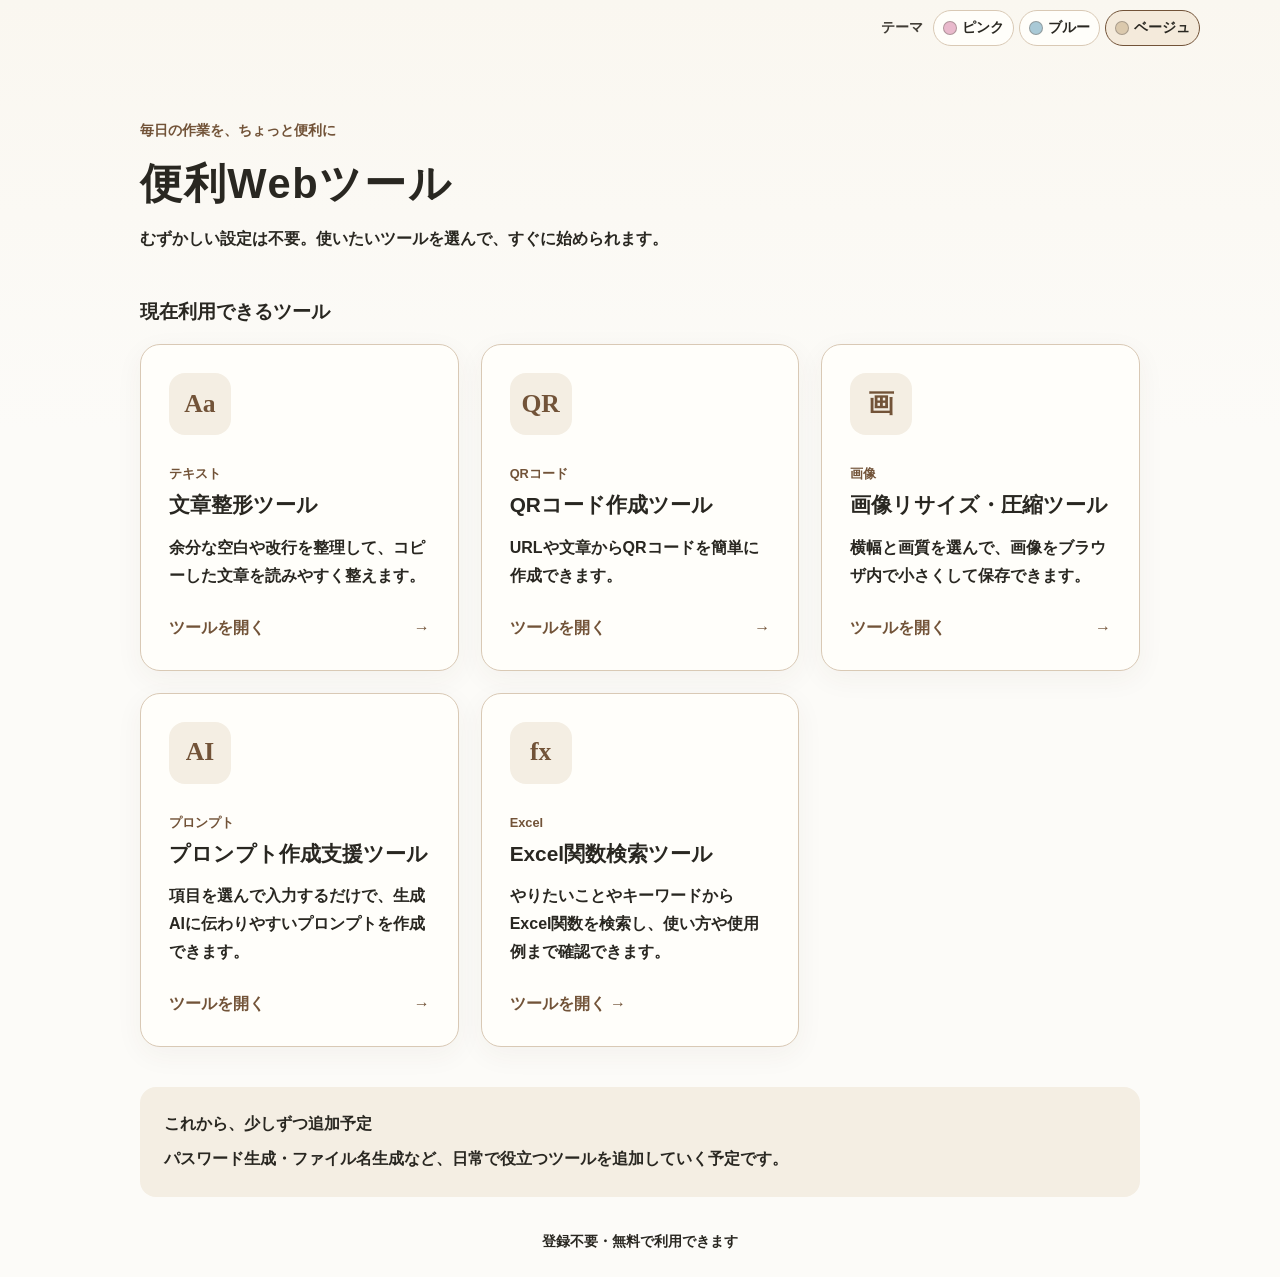
<file: index.html>
<!doctype html>
<html lang="ja">
<head>
  <!-- Google tag (gtag.js) -->
  <script async src="https://www.googletagmanager.com/gtag/js?id=G-4RX7JMCQLZ"></script>
  <script>
    window.dataLayer = window.dataLayer || [];
    function gtag(){dataLayer.push(arguments);}
    gtag('js', new Date());
    gtag('config', 'G-4RX7JMCQLZ');
  </script>
  <meta charset="utf-8">
  <meta name="viewport" content="width=device-width, initial-scale=1">
  <meta name="theme-color" content="#fff5f8">
  <title>便利Webツール</title>
  <meta name="description" content="文章の整形など、日常の作業を少し便利にするシンプルなWebツール集。">
  <link rel="stylesheet" href="text_formatter/style.css?v=67001dac3128"><link rel="stylesheet" href="theme.css?v=1"><script src="theme.js?v=1"></script>
  <script src="source-guard.js" defer></script>
</head>
<body>
  <main class="home-shell">
    <header class="home-header">
      <span class="eyebrow">毎日の作業を、ちょっと便利に</span>
      <h1>便利Webツール</h1>
      <p class="lead">むずかしい設定は不要。使いたいツールを選んで、すぐに始められます。</p>
    </header>
    <section aria-labelledby="available-title">
      <h2 id="available-title">現在利用できるツール</h2>
      <div class="tool-grid">
        <!-- ツールを追加するときは、この a.tool-card を複製してリンクと説明を変更します。 -->
        <a class="tool-card" href="text_formatter/index.html">
          <span class="tool-icon" aria-hidden="true">Aa</span>
          <span class="tag">テキスト</span>
          <h3>文章整形ツール</h3>
          <p>余分な空白や改行を整理して、コピーした文章を読みやすく整えます。</p>
          <span class="card-action">ツールを開く <span aria-hidden="true">→</span></span>
        </a>
        <a class="tool-card" href="qr_generator/index.html">
          <span class="tool-icon" aria-hidden="true">QR</span>
          <span class="tag">QRコード</span>
          <h3>QRコード作成ツール</h3>
          <p>URLや文章からQRコードを簡単に作成できます。</p>
          <span class="card-action">ツールを開く <span aria-hidden="true">→</span></span>
        </a>
        <a class="tool-card" href="image_resizer/">
          <span class="tool-icon" aria-hidden="true">画</span>
          <span class="tag">画像</span>
          <h3>画像リサイズ・圧縮ツール</h3>
          <p>横幅と画質を選んで、画像をブラウザ内で小さくして保存できます。</p>
          <span class="card-action">ツールを開く <span aria-hidden="true">→</span></span>
        </a>
        <a class="tool-card" href="prompt_builder/">
          <span class="tool-icon" aria-hidden="true">AI</span>
          <span class="tag">プロンプト</span>
          <h3>プロンプト作成支援ツール</h3>
          <p>項目を選んで入力するだけで、生成AIに伝わりやすいプロンプトを作成できます。</p>
          <span class="card-action">ツールを開く <span aria-hidden="true">→</span></span>
        </a>
        <a class="tool-card" href="excel_function_search/index.html">
          <span class="tool-icon" aria-hidden="true">fx</span>
          <span class="tag">Excel</span>
          <h3>Excel関数検索ツール</h3>
          <p>やりたいことやキーワードからExcel関数を検索し、使い方や使用例まで確認できます。</p>
          <span class="card-action">ツールを開く →</span>
        </a>
      </div>
    </section>
    <aside class="coming-soon">
      <h2>これから、少しずつ追加予定</h2>
      <p>パスワード生成・ファイル名生成など、日常で役立つツールを追加していく予定です。</p>
    </aside>
    <footer>登録不要・無料で利用できます</footer>
  </main>
</body>
</html>
</file>
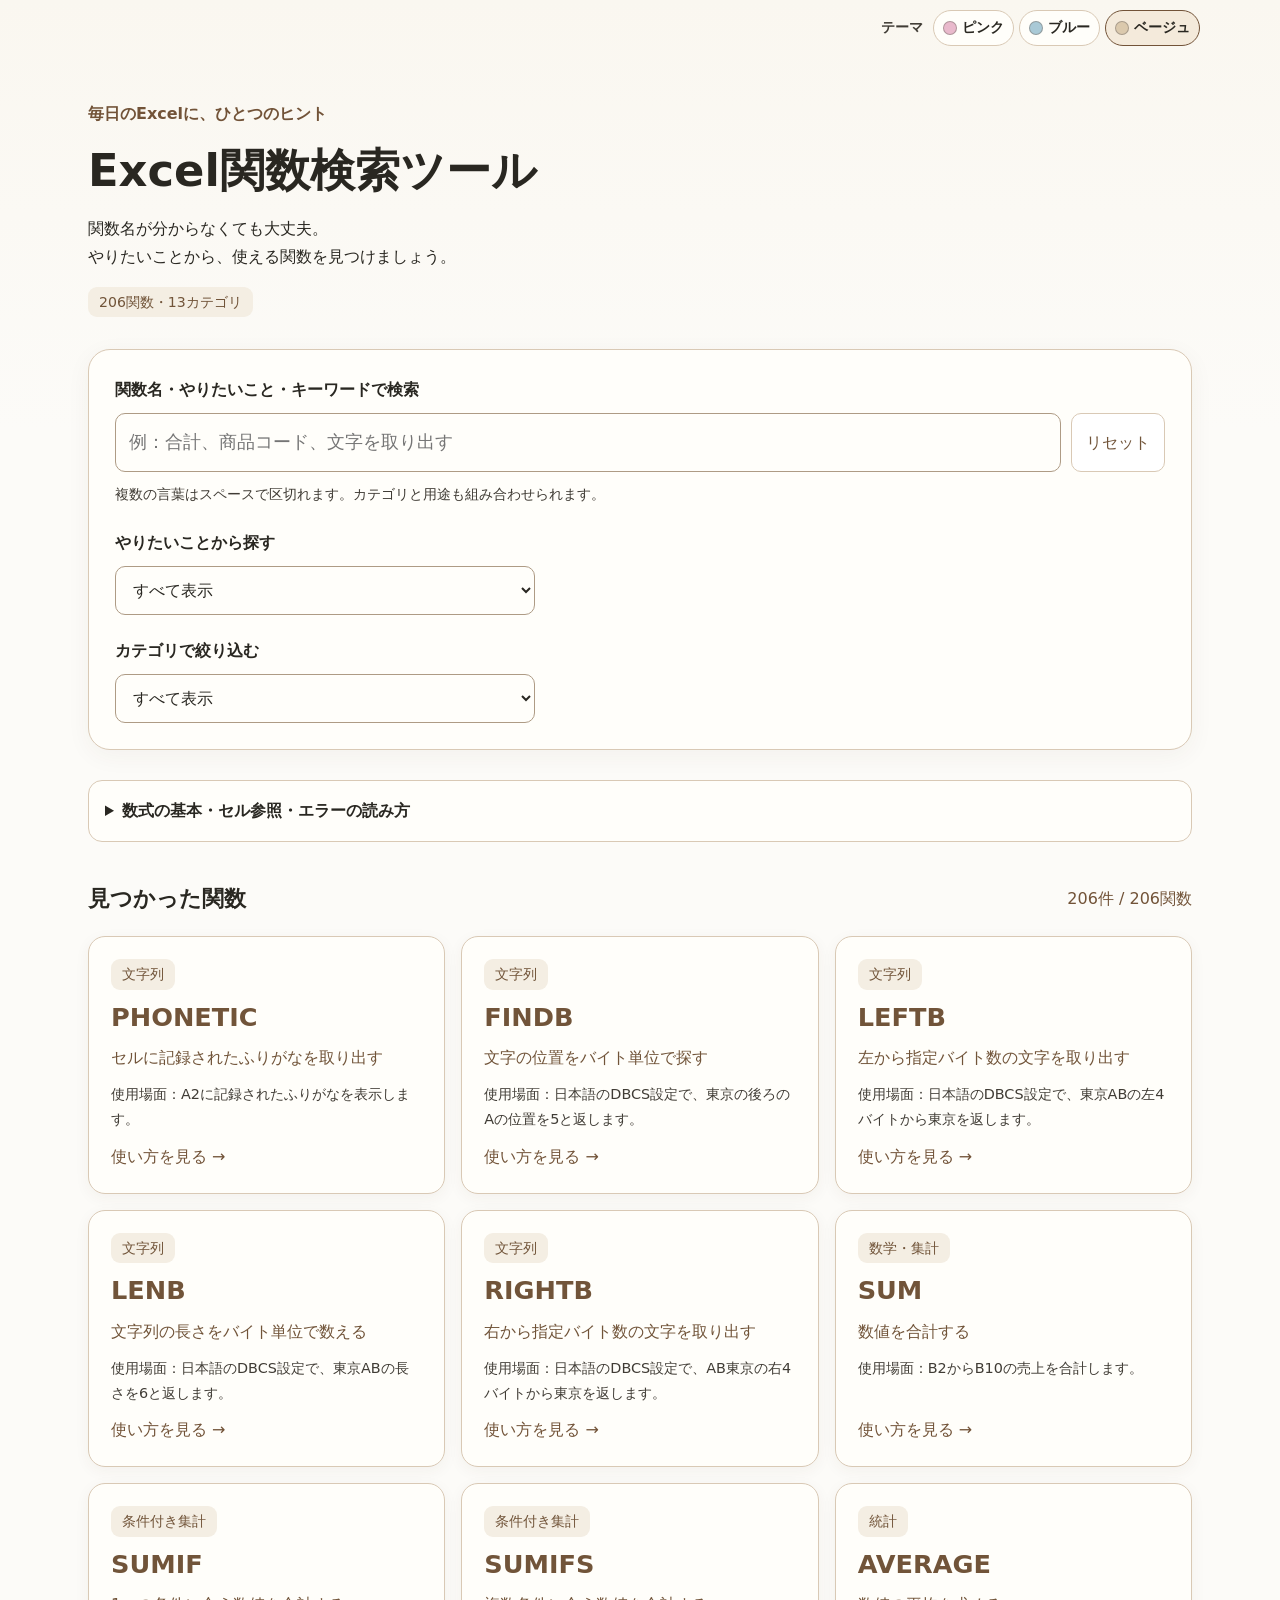
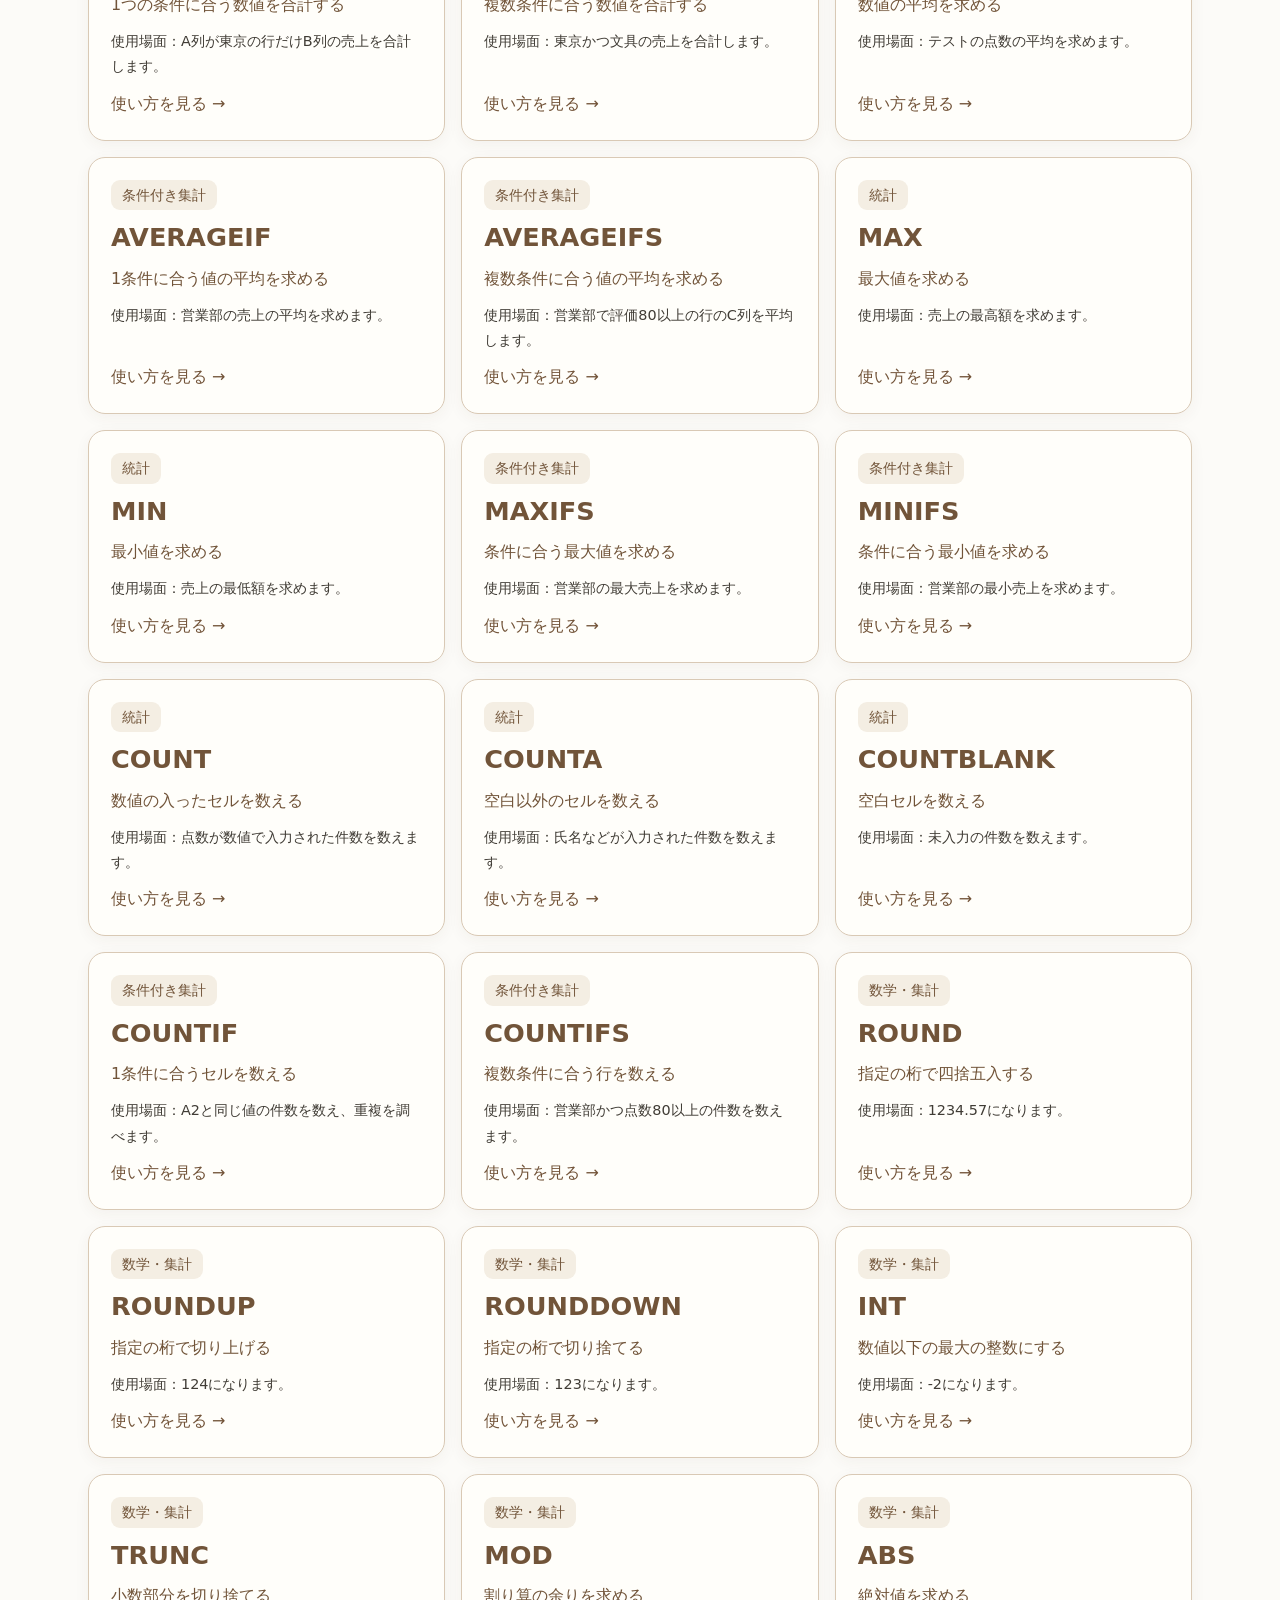
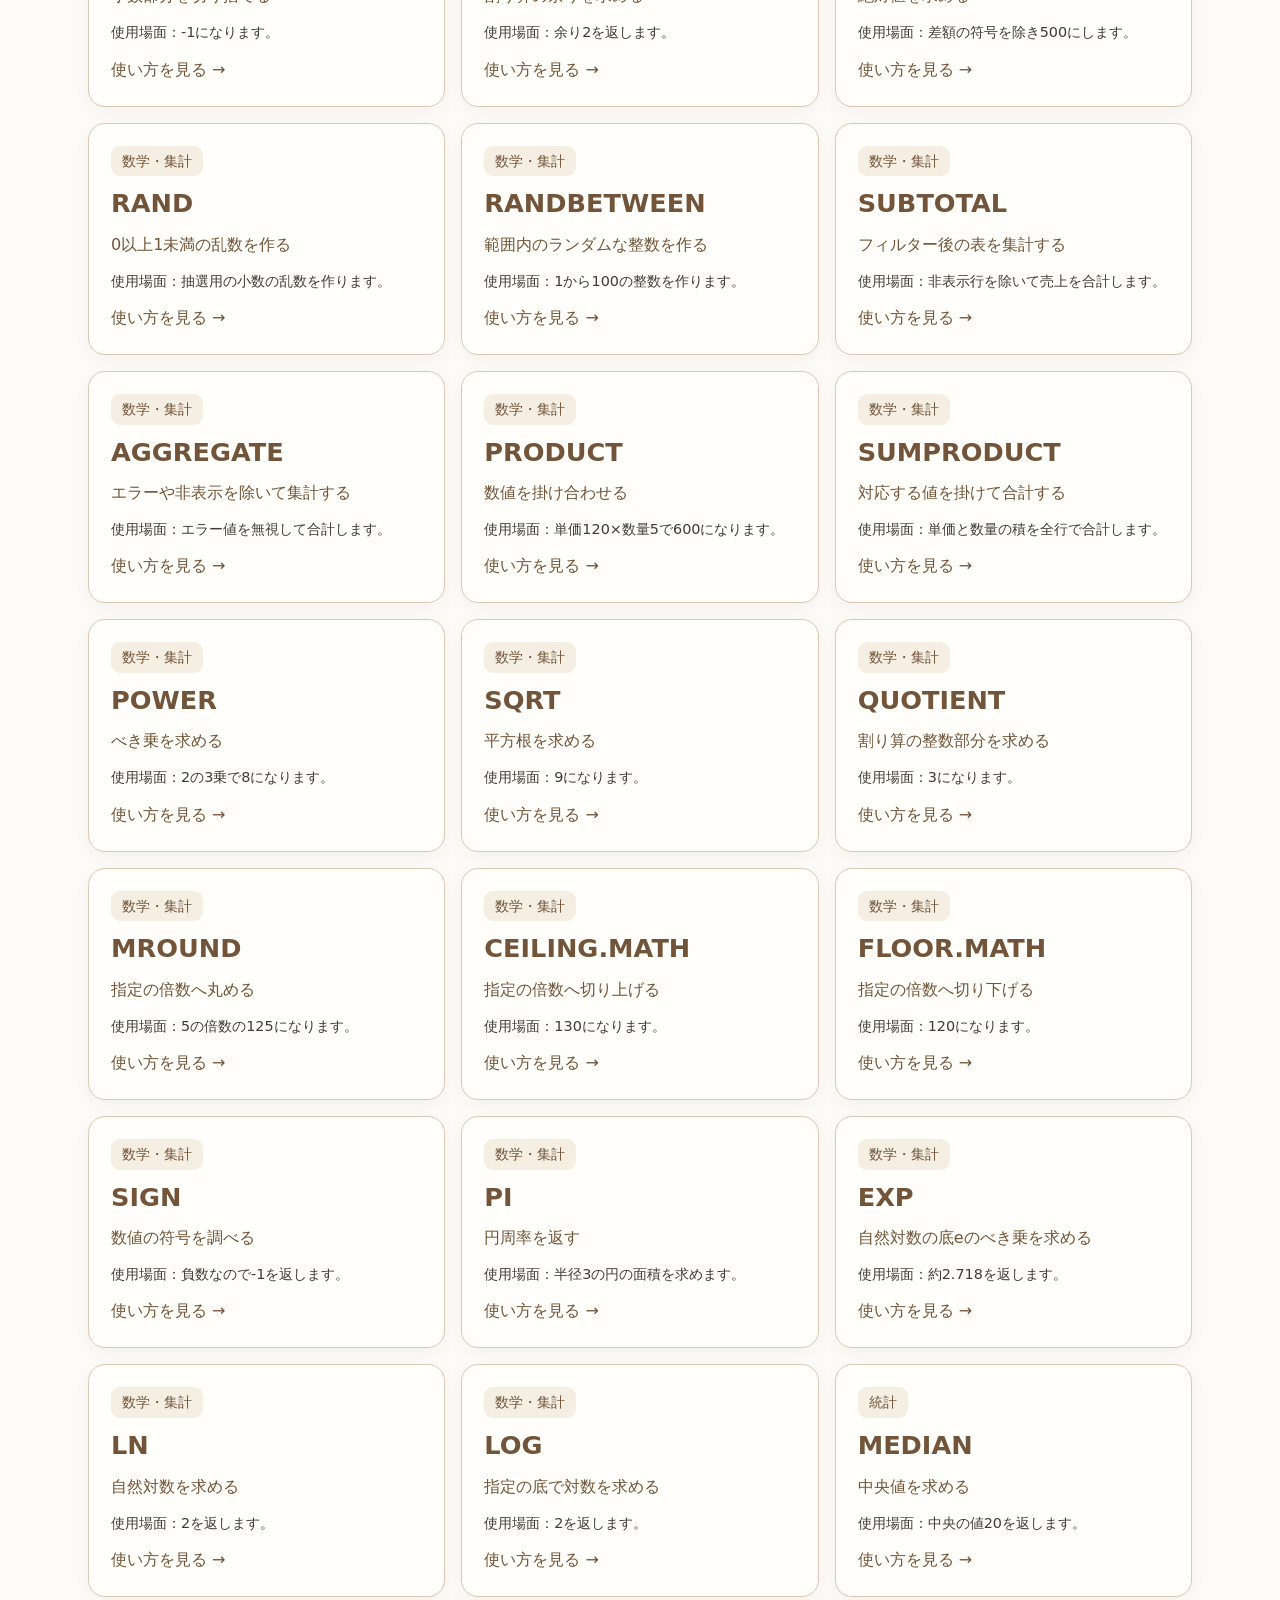
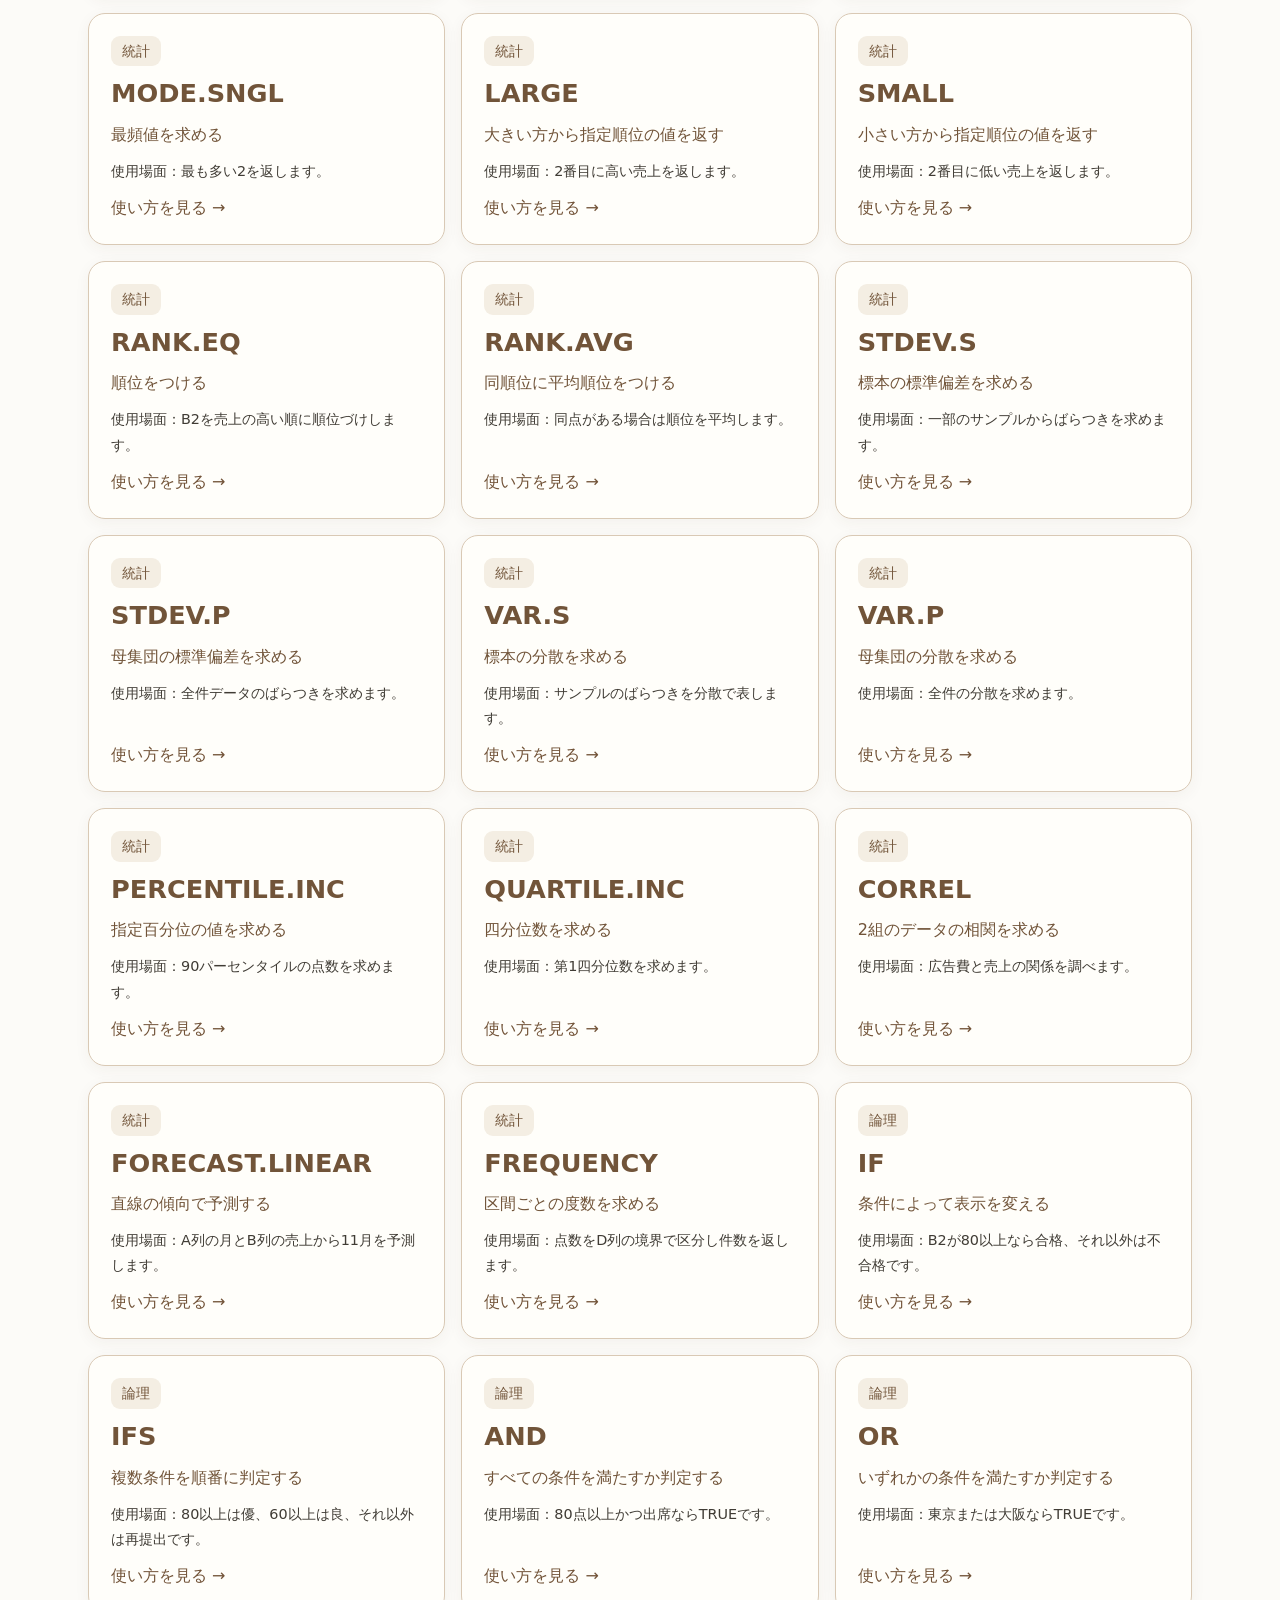
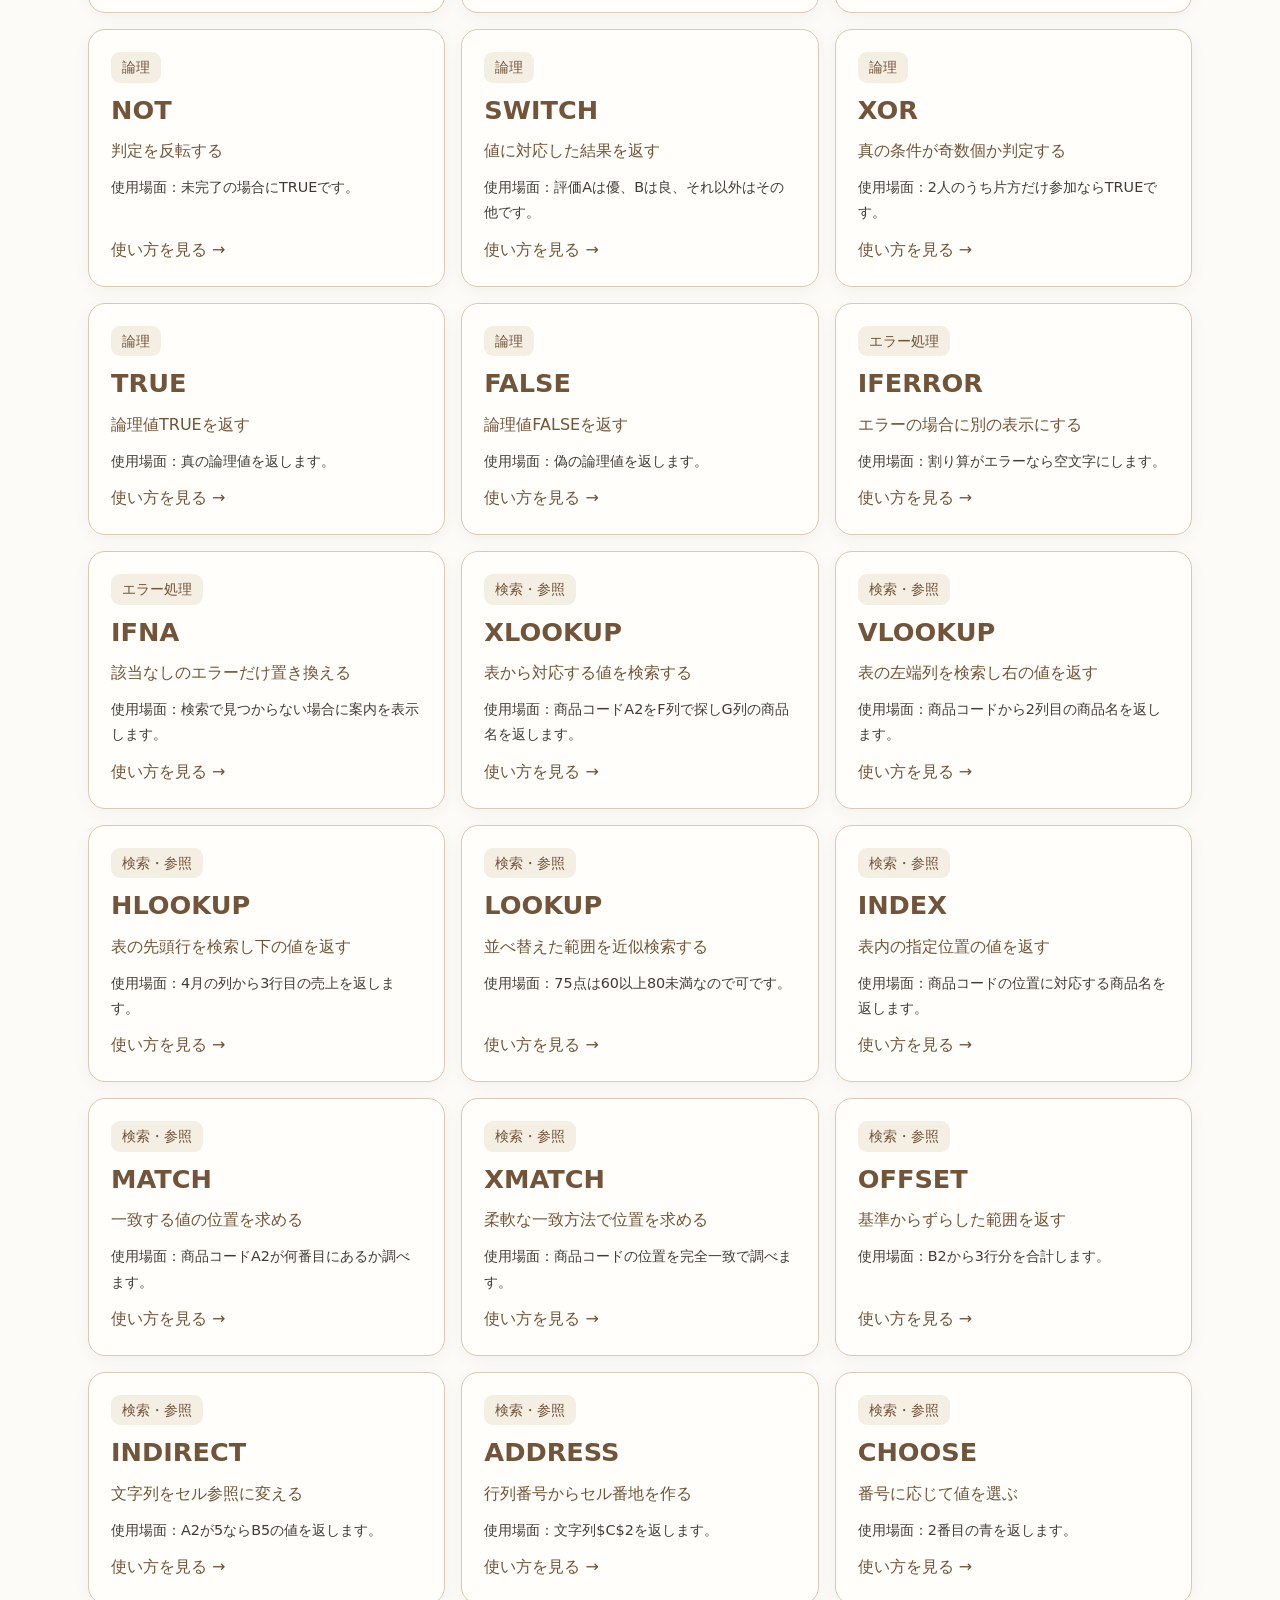
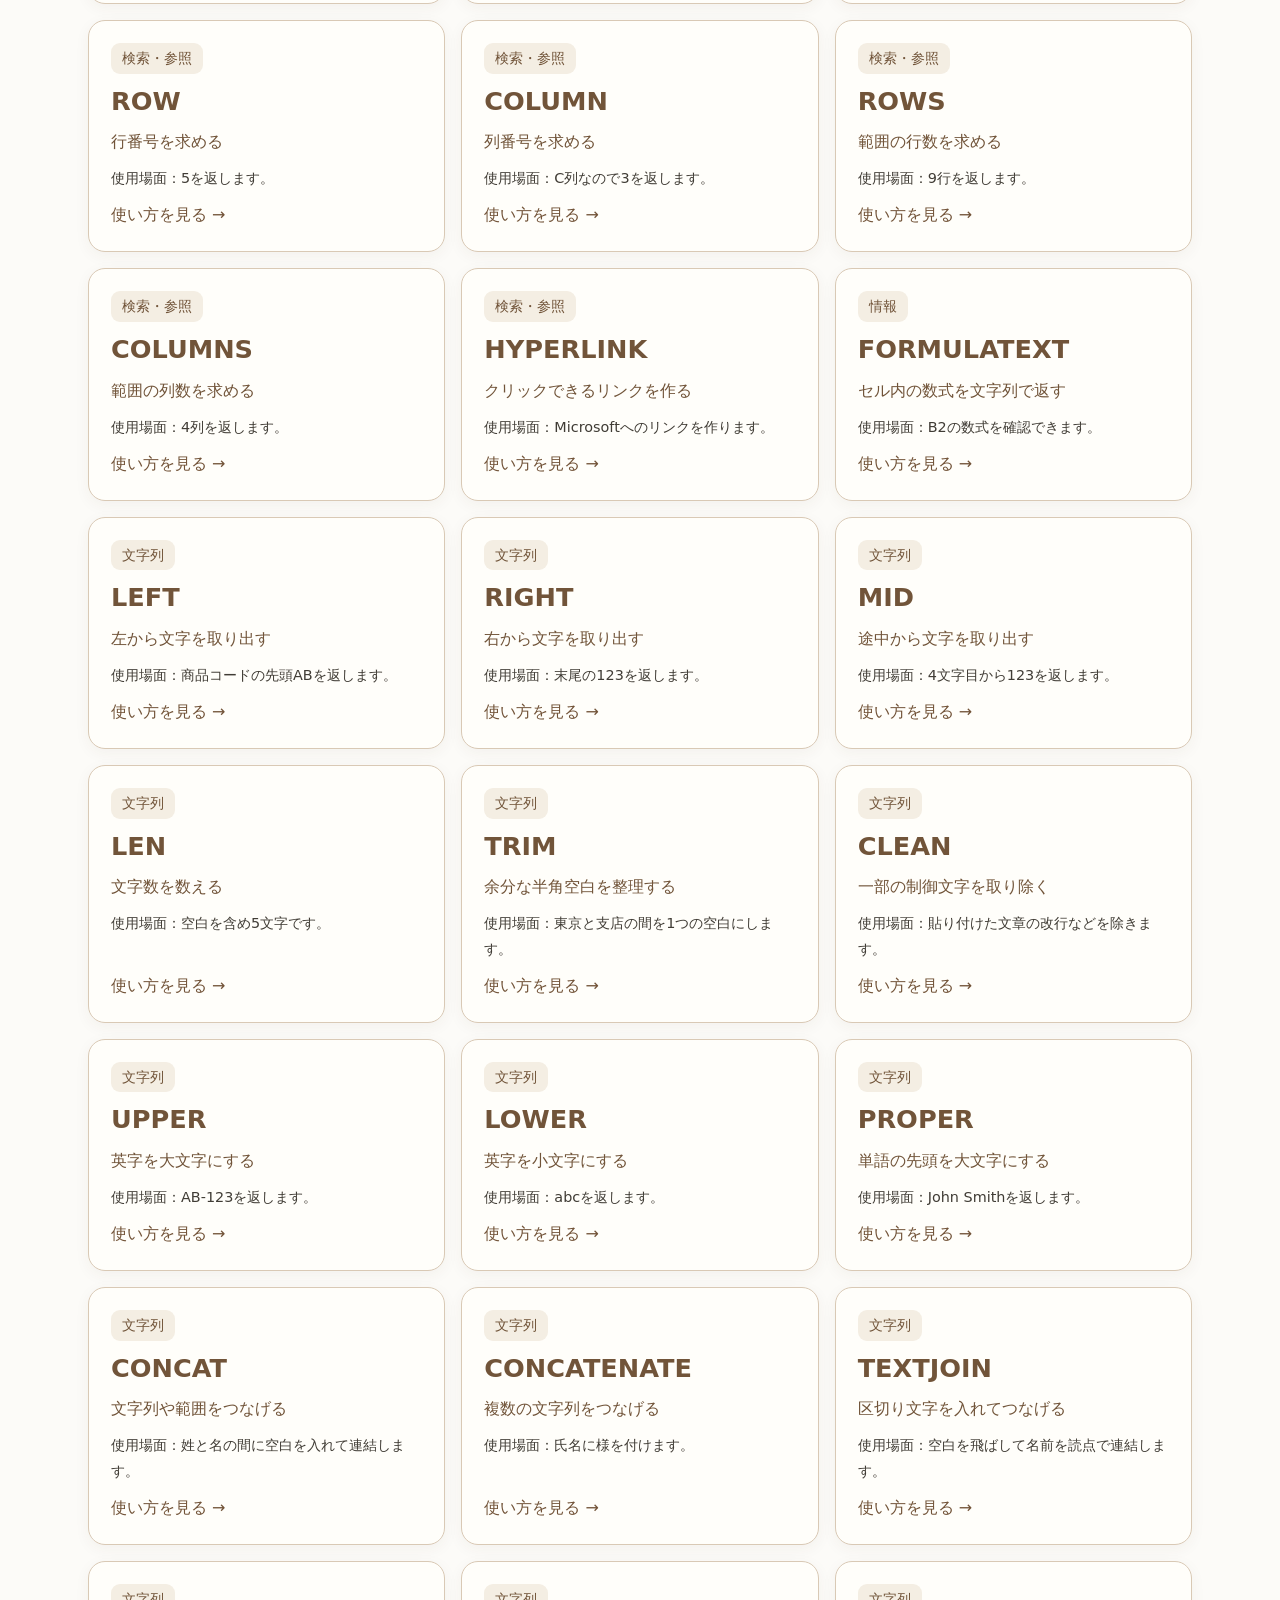
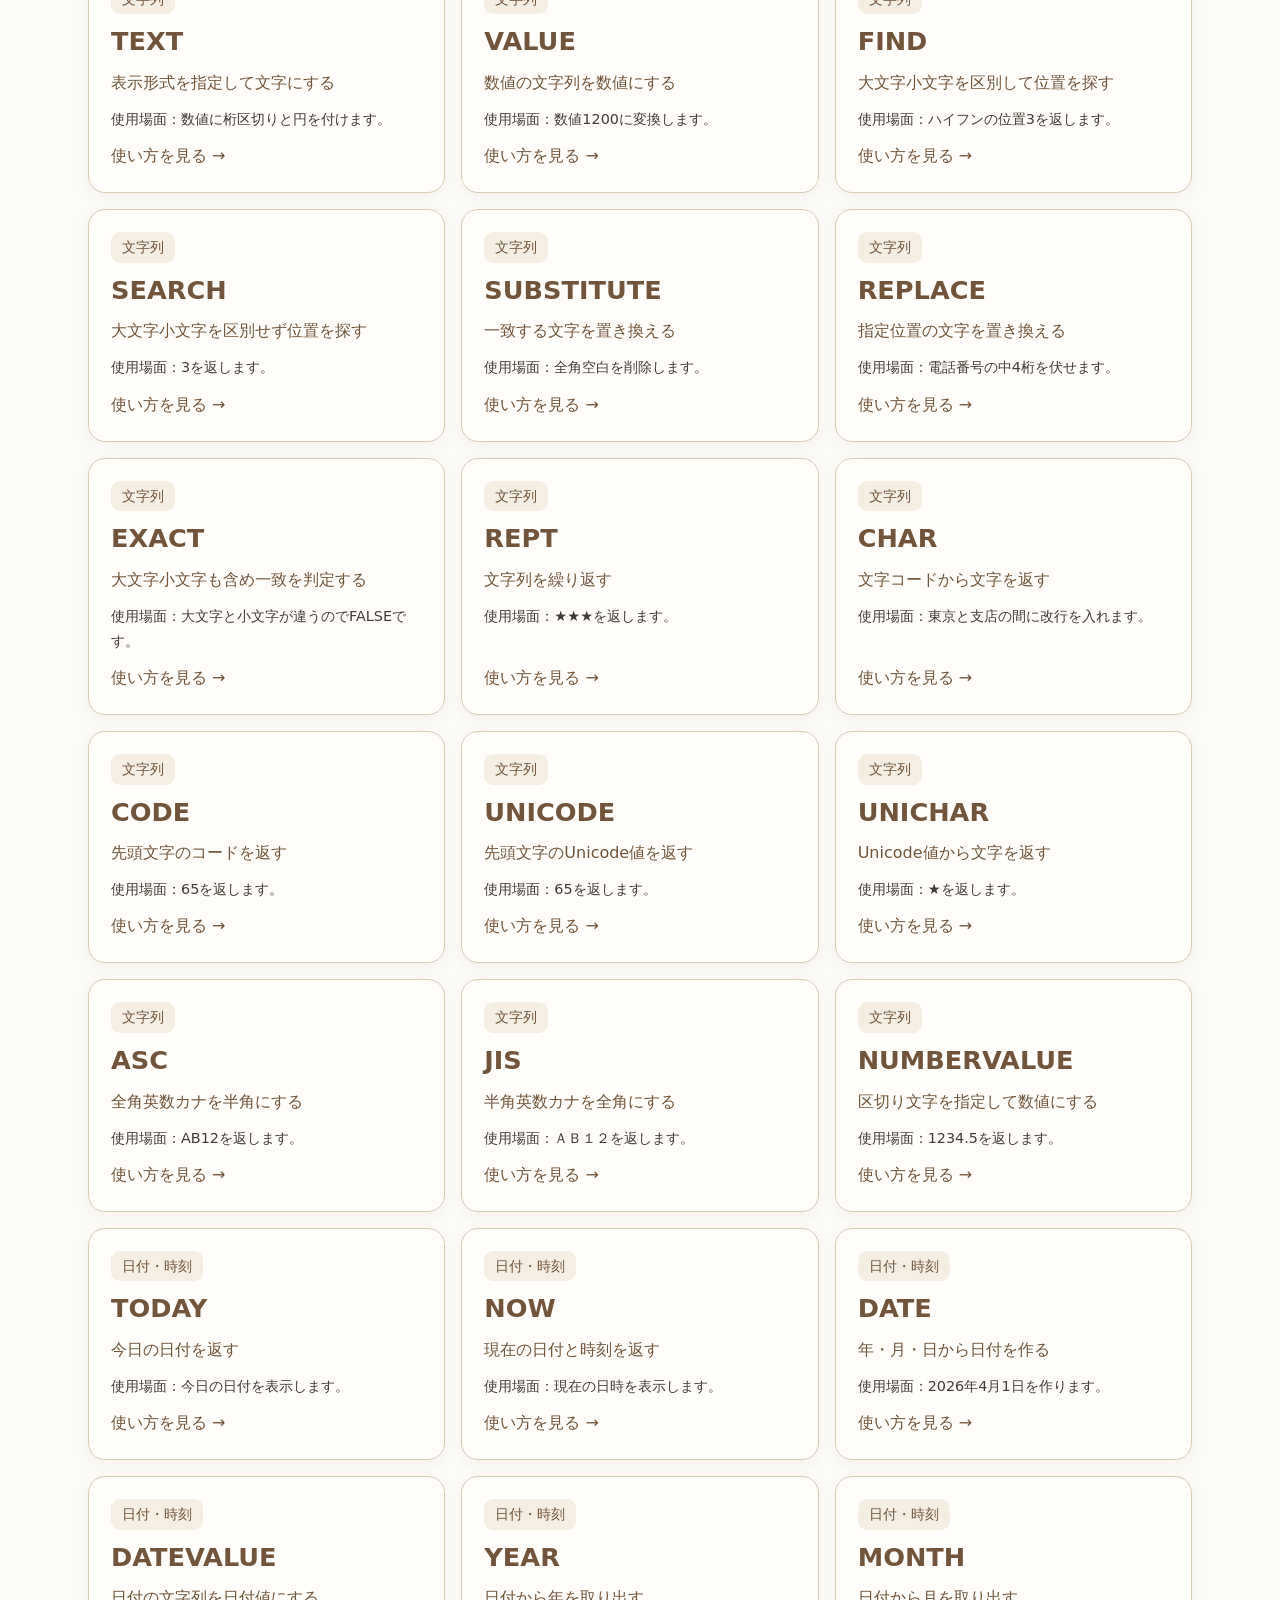
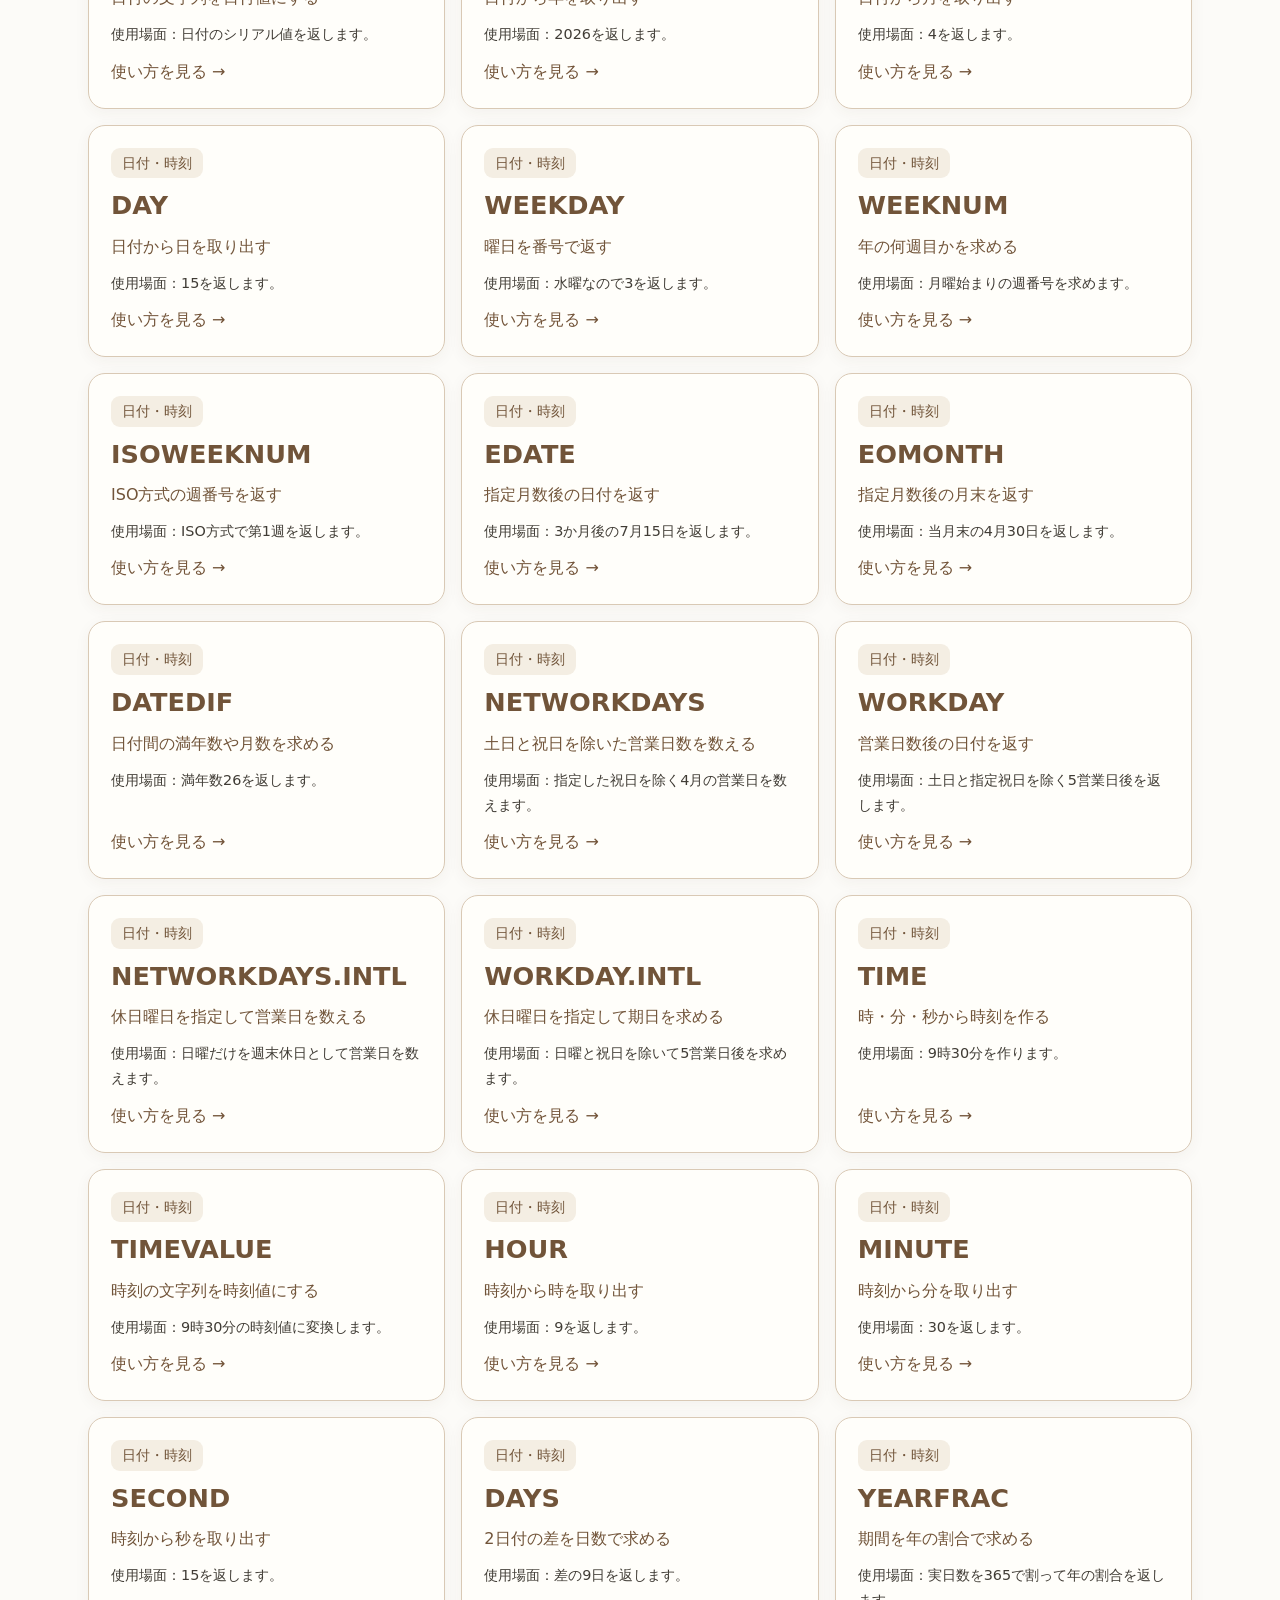
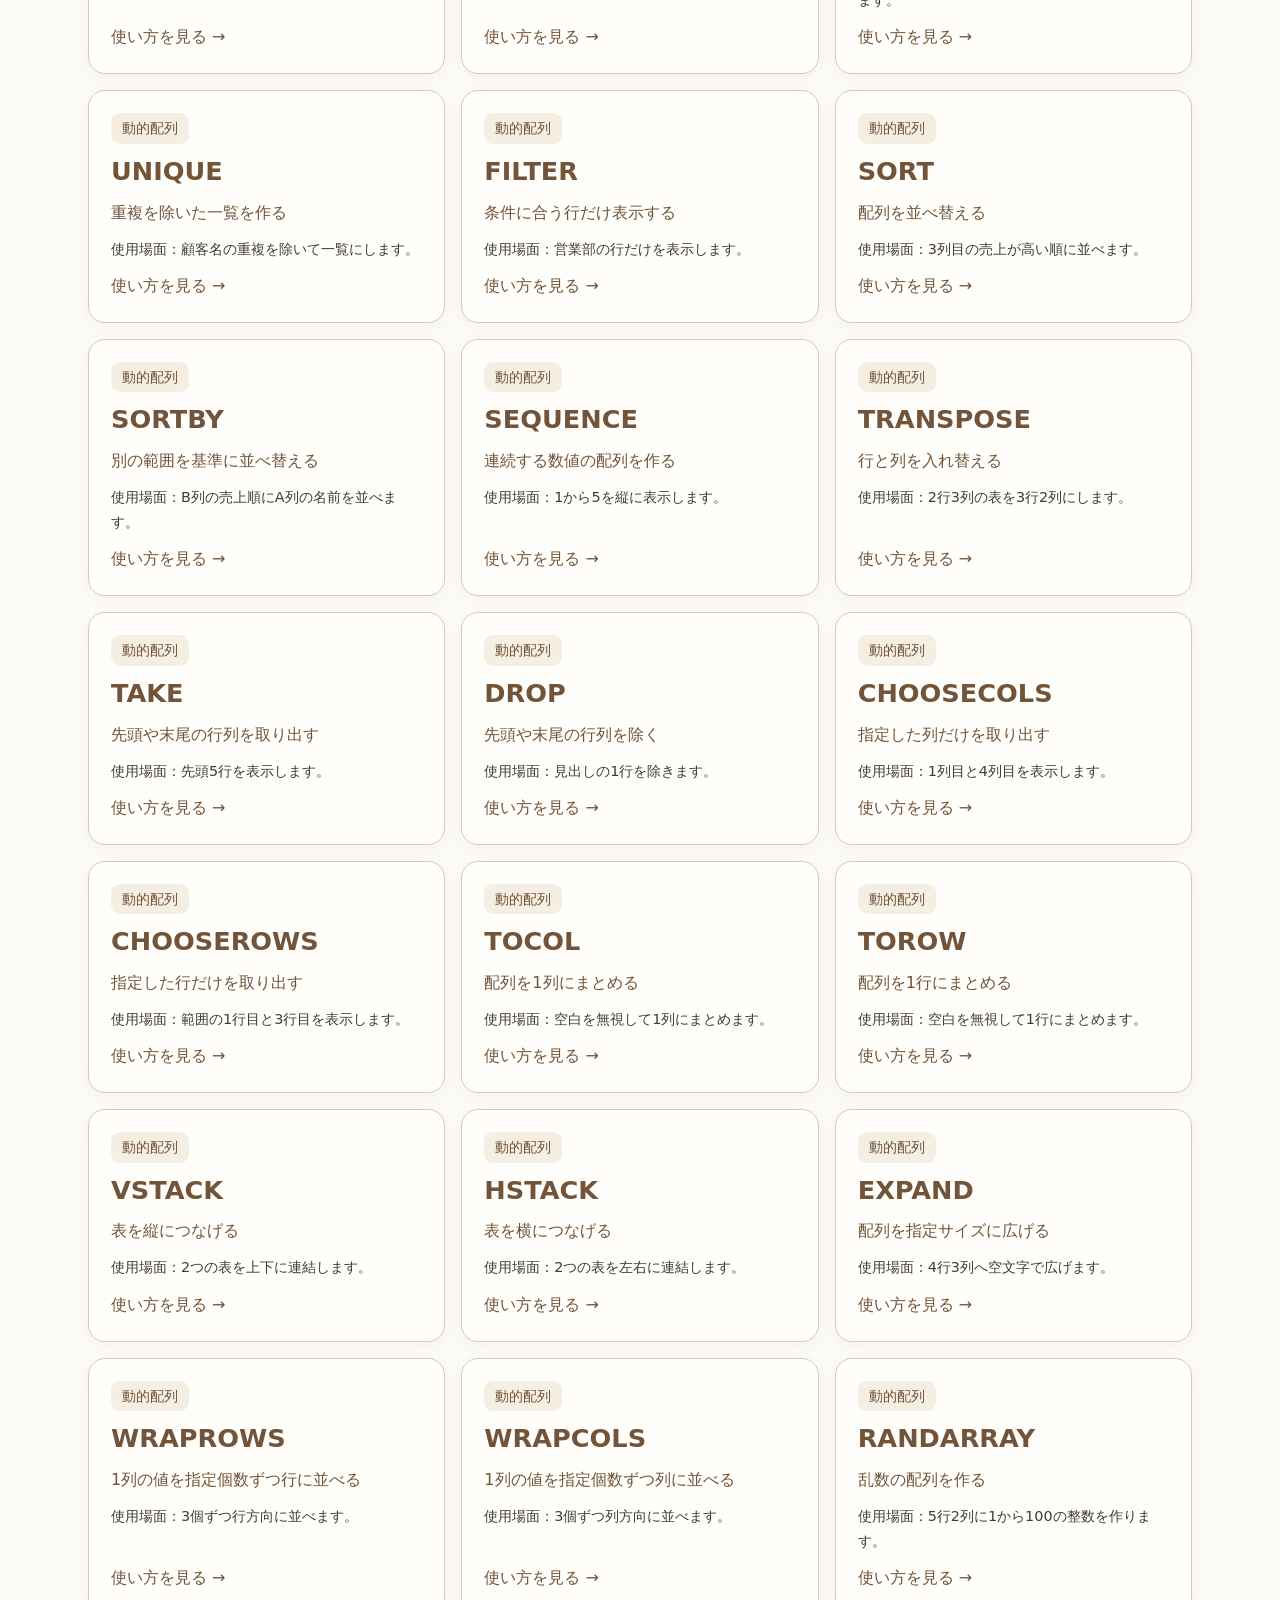
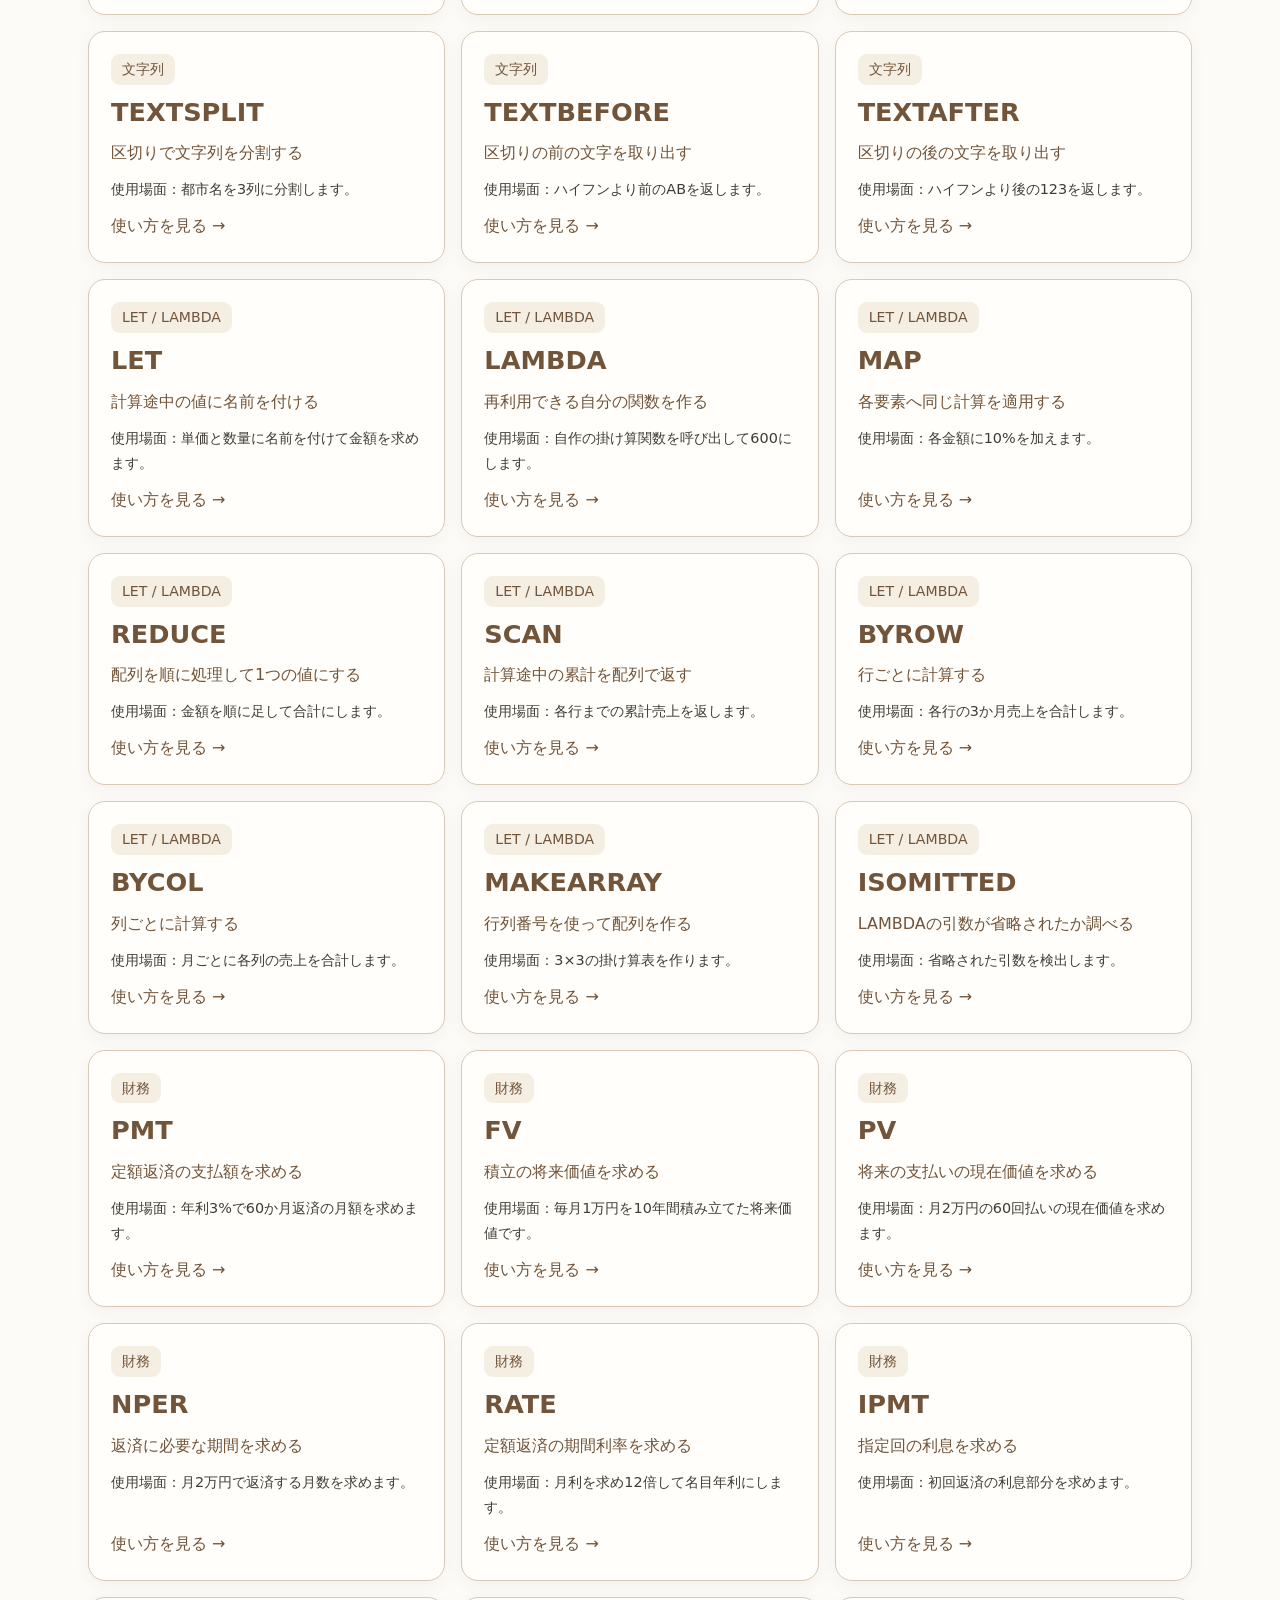
<file: excel_function_search/index.html>
<!doctype html>
<html lang="ja">
<head>
  <!-- Google tag (gtag.js) -->
  <script async src="https://www.googletagmanager.com/gtag/js?id=G-4RX7JMCQLZ"></script>
  <script>
    window.dataLayer = window.dataLayer || [];
    function gtag(){dataLayer.push(arguments);}
    gtag('js', new Date());
    gtag('config', 'G-4RX7JMCQLZ');
  </script><meta charset="utf-8"><meta name="viewport" content="width=device-width,initial-scale=1"><meta name="theme-color" content="#fff5f8"><title>Excel関数検索ツール</title><meta name="description" content="やりたいことからExcel関数を探し、構文・具体例・関連関数を確認できます。"><link rel="stylesheet" href="style.css?v=75008874a226"><link rel="stylesheet" href="../theme.css?v=1"><script src="../theme.js?v=1"></script><script src="functions.js?v=bc03680d0e96" defer></script><script src="script.js?v=7fc195562bf2" defer></script></head>
<body><main>
<header><span class="eyebrow">毎日のExcelに、ひとつのヒント</span><h1>Excel関数検索ツール</h1><p>関数名が分からなくても大丈夫。<br>やりたいことから、使える関数を見つけましょう。</p><span id="inventory" class="badge"></span></header>
<section class="search-panel" aria-label="検索と絞り込み"><label for="search">関数名・やりたいこと・キーワードで検索</label><div class="search-row"><input id="search" type="search" placeholder="例：合計、商品コード、文字を取り出す" autocomplete="off"><button id="reset" type="button">リセット</button></div><p class="hint">複数の言葉はスペースで区切れます。カテゴリと用途も組み合わせられます。</p>
<div class="task-select"><label for="task">やりたいことから探す</label><select id="task"><option value="">すべて表示</option></select></div>
<label for="category">カテゴリで絞り込む</label><select id="category"><option value="">すべて表示</option></select></section>
<details class="formula-basics"><summary>数式の基本・セル参照・エラーの読み方</summary><p>数式は半角の = から始めます。引数とは、括弧の中に渡す値や範囲のことです。半角カンマで順番に区切ります。地域設定によって区切りがセミコロンになる環境もあります。</p><ul><li><strong>A2：</strong>A列の2行目。<strong>A2:A5：</strong>A2からA5までの4セルです。</li><li><strong>$A$2：</strong>コピーしても列・行を固定。A$2は行、$A2は列だけを固定します。</li><li><strong>文字：</strong>"営業"のように半角の二重引用符で囲みます。数値80やセル参照A2には付けません。</li><li><strong>TRUE / FALSE：</strong>成立 / 不成立の論理値。1 / 0で指定できる引数もあります。</li><li><strong>[] と …：</strong>[]は省略可、…は繰り返し可。実際の数式にはこの記号を入力しません。途中の任意引数を省略するときはカンマを残します。</li><li><strong>空白と ""：</strong>未入力のセルと、数式が返す空文字は異なります。COUNTAやISBLANKの判定も変わります。</li><li><strong>#N/A：</strong>該当値なし。<strong>#VALUE!：</strong>値・型・引数の指定を確認。<strong>#REF!：</strong>参照先が無効。<strong>#DIV/0!：</strong>0で割っている。</li><li><strong>#NAME?：</strong>関数名・名前・対応版を確認。<strong>#NUM!：</strong>数値の範囲や計算条件を確認。<strong>#SPILL!：</strong>配列の出力先を空け、テーブルの外に式を置く。<strong>#CALC!：</strong>空配列やLAMBDAの呼び出しを確認。</li></ul><p>例えば =TEXTBEFORE(A2,"-",,,1) は、出現番号と一致モードを省略し、末尾一致だけに1を指定しています。各関数の詳細にある「省略した場合」で動作を確認できます。</p></details>
<section aria-labelledby="result-title"><div class="result-heading"><h2 id="result-title">見つかった関数</h2><p id="count" role="status" aria-live="polite"></p></div><div id="results" class="grid"></div><div id="empty" hidden><h3>該当する関数が見つかりませんでした</h3><p>「合計」「文字」「日付」など短い言葉に変えるか、絞り込みをリセットしてください。</p></div></section>
<footer><p>数式例はExcelに貼り付けて使えます。セル範囲とデータを自分の表に合わせて変更してください。</p><p>対応版は目安です。Microsoft 365の新しい関数は更新チャネルや環境により利用できない場合があります。</p><a href="https://support.microsoft.com/en-us/excel/excel-functions-alphabetical" target="_blank" rel="noopener">Microsoft公式の関数一覧</a><!--p><a href="../index.html">便利Webツール一覧</a></p--></footer>
</main><dialog id="detail" aria-labelledby="detail-name"><div class="dialog-bar"><span>関数の使い方</span><button id="close" type="button" aria-label="詳細を閉じる">閉じる ×</button></div><article id="detail-content"></article></dialog><noscript>検索を使うにはJavaScriptを有効にしてください。</noscript></body></html>
</file>
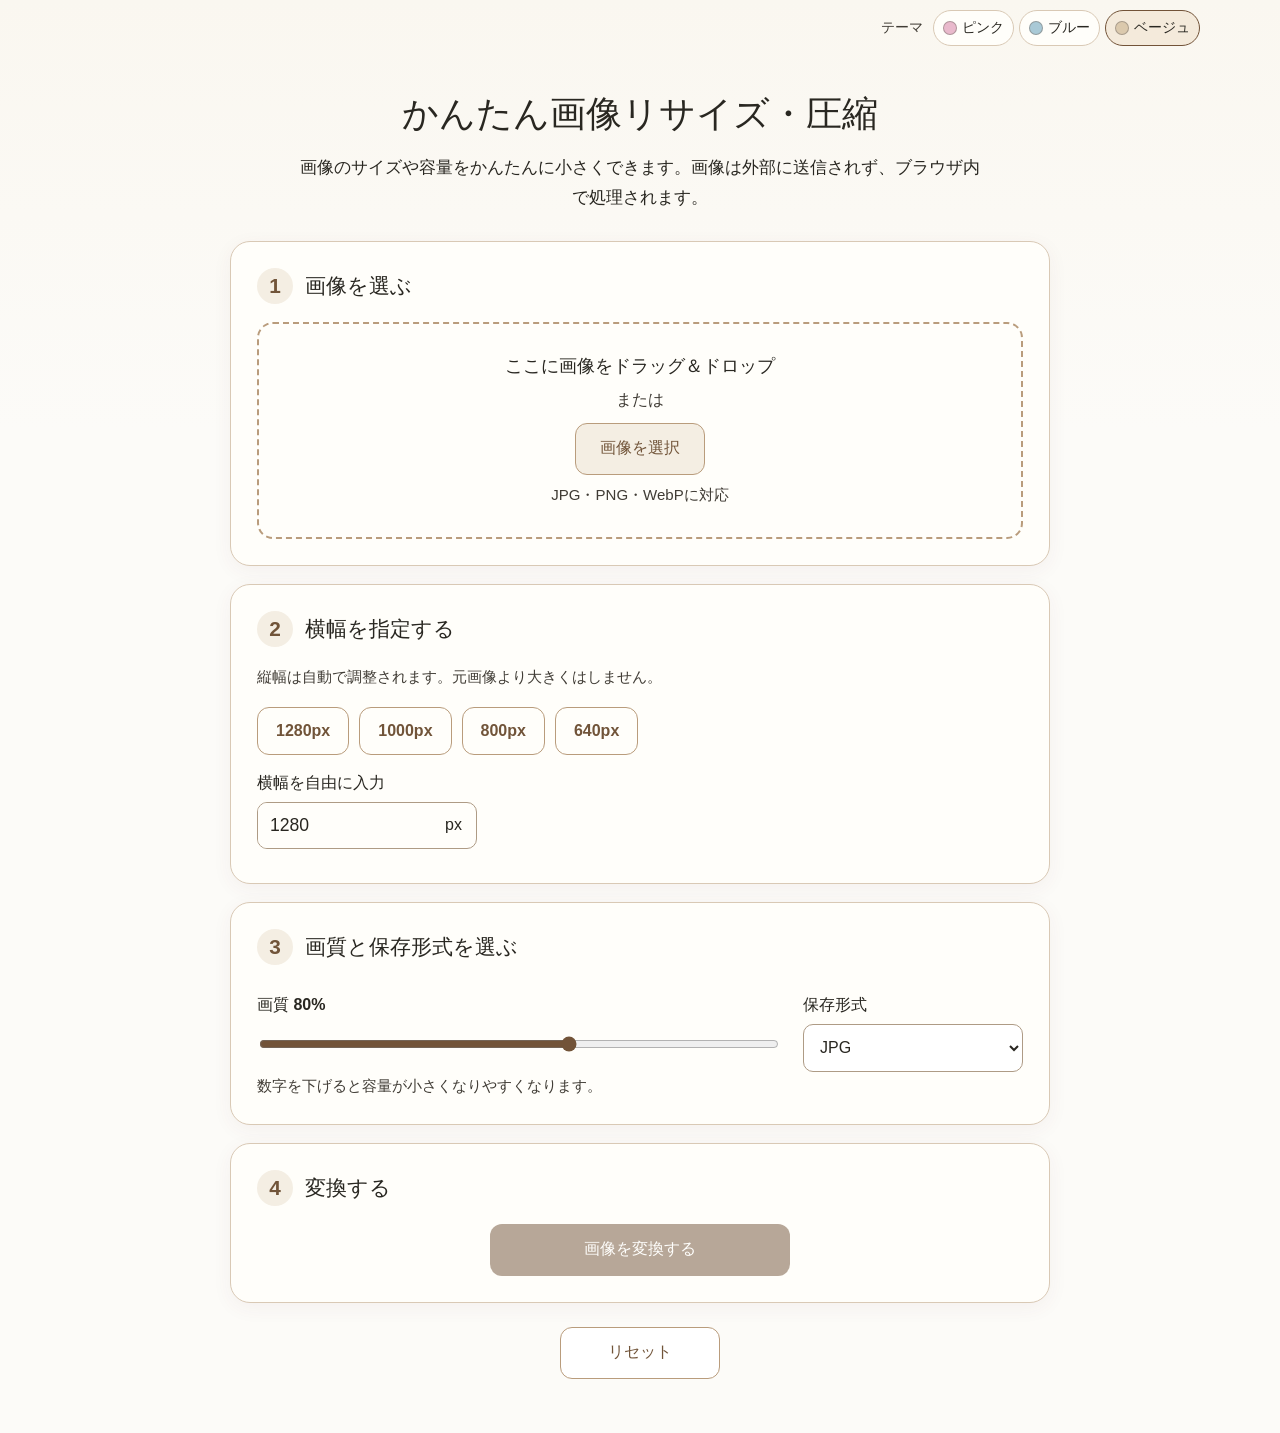
<file: image_resizer/index.html>
<!doctype html>
<html lang="ja">
<head>
  <!-- Google tag (gtag.js) -->
  <script async src="https://www.googletagmanager.com/gtag/js?id=G-4RX7JMCQLZ"></script>
  <script>
    window.dataLayer = window.dataLayer || [];
    function gtag(){dataLayer.push(arguments);}
    gtag('js', new Date());
    gtag('config', 'G-4RX7JMCQLZ');
  </script>
  <meta charset="utf-8">
  <meta name="viewport" content="width=device-width, initial-scale=1">
  <meta name="theme-color" content="#fff8fa">
  <meta name="description" content="画像をブラウザ内でリサイズ・圧縮して保存できる無料ツール。">
  <title>かんたん画像リサイズ・圧縮</title>
  <link rel="stylesheet" href="style.css?v=87fd61b5a87e"><link rel="stylesheet" href="../theme.css?v=1"><script src="../theme.js?v=1"></script>
  <script src="script.js" defer></script>
</head>
<body>
  <main class="app">
    <header class="intro">
      <h1>かんたん画像リサイズ・圧縮</h1>
      <p>画像のサイズや容量をかんたんに小さくできます。画像は外部に送信されず、ブラウザ内で処理されます。</p>
    </header>

    <section class="card" aria-labelledby="choose-title">
      <h2 id="choose-title"><span class="step">1</span>画像を選ぶ</h2>
      <div class="drop-zone" id="drop-zone">
        <p class="drop-main">ここに画像をドラッグ＆ドロップ</p>
        <p class="drop-sub">または</p>
        <label class="button button-secondary" for="file-input">画像を選択</label>
        <input id="file-input" type="file" accept="image/jpeg,image/png,image/webp,.jpg,.jpeg,.png,.webp" aria-label="画像を選択">
        <p class="hint">JPG・PNG・WebPに対応</p>
      </div>
      <p class="message error" id="error" role="alert" hidden></p>
      <div class="image-info" id="original-section" hidden>
        <div class="preview"><img id="original-preview" alt="選択した元画像のプレビュー"></div>
        <dl class="details">
          <div><dt>ファイル名</dt><dd id="original-name"></dd></div>
          <div><dt>画像サイズ</dt><dd id="original-dimensions"></dd></div>
          <div><dt>ファイル容量</dt><dd id="original-size"></dd></div>
        </dl>
      </div>
    </section>

    <section class="card" aria-labelledby="size-title">
      <h2 id="size-title"><span class="step">2</span>横幅を指定する</h2>
      <p class="hint">縦幅は自動で調整されます。元画像より大きくはしません。</p>
      <div class="presets" role="group" aria-label="横幅の候補">
        <button type="button" class="preset" data-width="1280">1280px</button>
        <button type="button" class="preset" data-width="1000">1000px</button>
        <button type="button" class="preset" data-width="800">800px</button>
        <button type="button" class="preset" data-width="640">640px</button>
      </div>
      <label class="field-label" for="width-input">横幅を自由に入力</label>
      <div class="number-field"><input id="width-input" type="number" inputmode="numeric" min="1" max="16384" step="1" value="1280"><span>px</span></div>
      <p class="hint" id="width-note" aria-live="polite"></p>
    </section>

    <section class="card" aria-labelledby="quality-title">
      <h2 id="quality-title"><span class="step">3</span>画質と保存形式を選ぶ</h2>
      <div class="settings">
        <div>
          <label class="field-label" for="quality-input">画質 <strong id="quality-value">80%</strong></label>
          <input id="quality-input" type="range" min="50" max="100" value="80">
          <p class="hint" id="quality-note">数字を下げると容量が小さくなりやすくなります。</p>
        </div>
        <div>
          <label class="field-label" for="format-input">保存形式</label>
          <select id="format-input">
            <option value="image/jpeg">JPG</option>
            <option value="image/png">PNG</option>
            <option value="image/webp">WebP</option>
          </select>
        </div>
      </div>
    </section>

    <section class="card action-card" aria-labelledby="convert-title">
      <h2 id="convert-title"><span class="step">4</span>変換する</h2>
      <button type="button" class="button button-primary" id="convert-button" disabled>画像を変換する</button>
      <p class="message" id="status" role="status" aria-live="polite"></p>
    </section>

    <section class="card result-card" id="result-section" aria-labelledby="save-title" hidden>
      <h2 id="save-title"><span class="step">5</span>確認して保存する</h2>
      <div class="image-info">
        <div class="preview"><img id="result-preview" alt="変換後の画像のプレビュー"></div>
        <div>
          <dl class="details">
            <div><dt>画像サイズ</dt><dd id="result-dimensions"></dd></div>
            <div><dt>ファイル容量</dt><dd id="result-size"></dd></div>
            <div><dt>容量の比較</dt><dd id="size-comparison"></dd></div>
          </dl>
          <p class="saving" id="saving"></p>
        </div>
      </div>
      <button type="button" class="button button-primary" id="save-button">保存する</button>
    </section>

    <button type="button" class="button button-quiet reset" id="reset-button">リセット</button>
  </main>
</body>
</html>
</file>
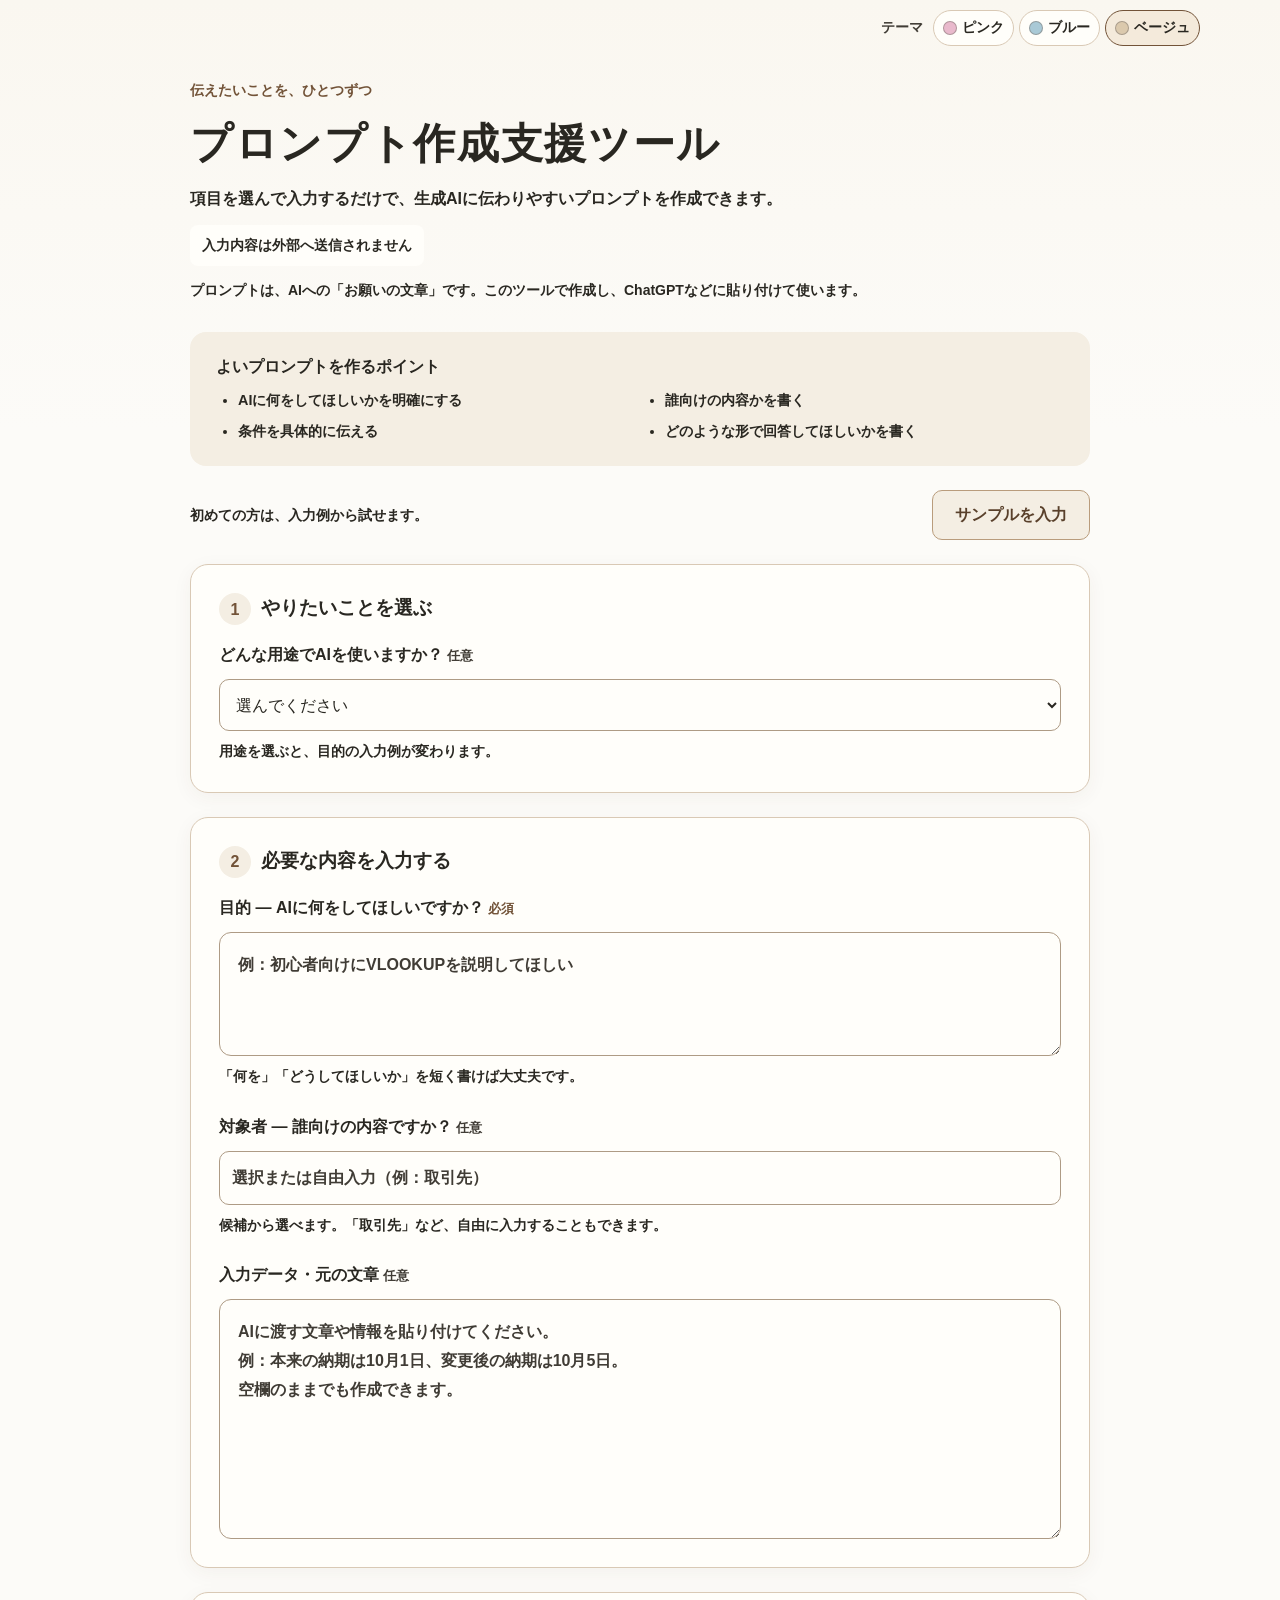
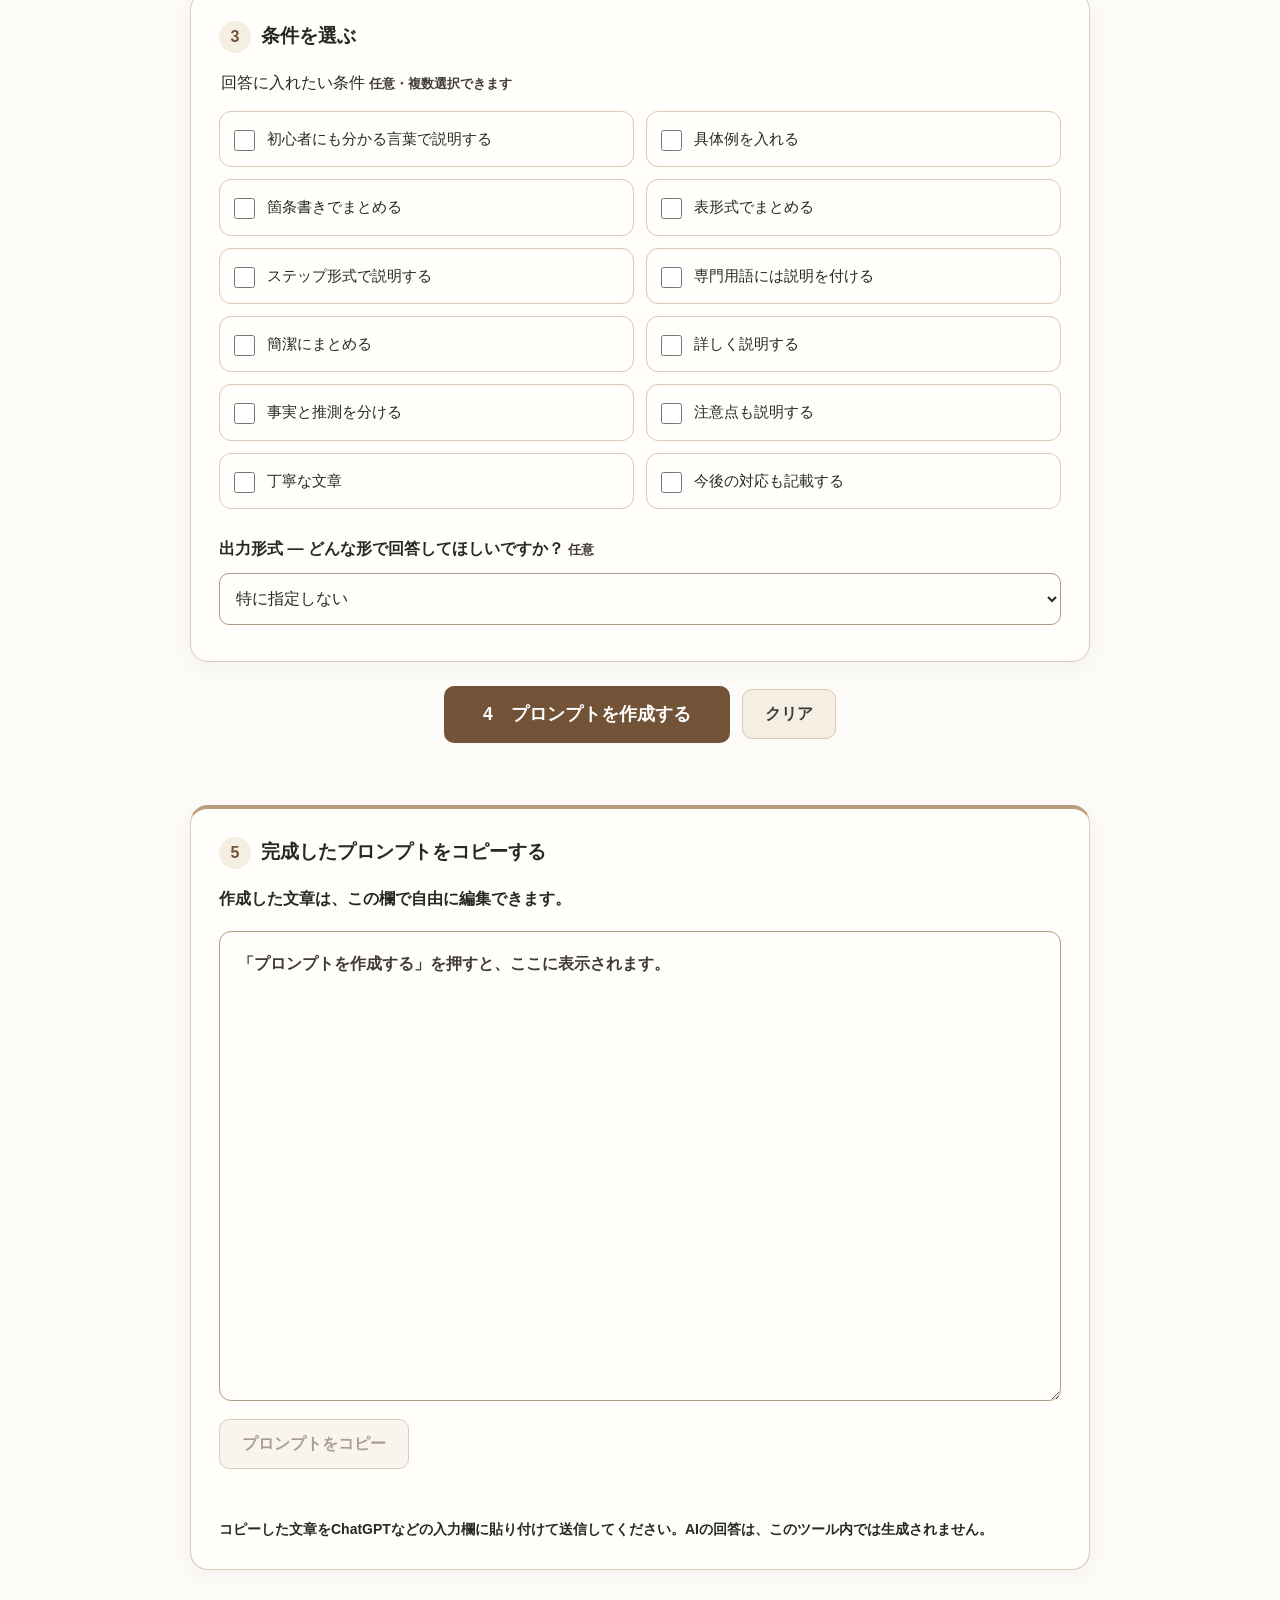
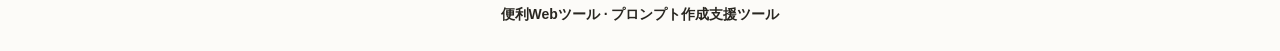
<file: prompt_builder/index.html>
<!doctype html>
<html lang="ja">
<head>
  <!-- Google tag (gtag.js) -->
  <script async src="https://www.googletagmanager.com/gtag/js?id=G-4RX7JMCQLZ"></script>
  <script>
    window.dataLayer = window.dataLayer || [];
    function gtag(){dataLayer.push(arguments);}
    gtag('js', new Date());
    gtag('config', 'G-4RX7JMCQLZ');
  </script>
  <meta charset="utf-8">
  <meta name="viewport" content="width=device-width, initial-scale=1">
  <meta name="theme-color" content="#fff5f8">
  <meta name="description" content="項目を選んで入力するだけで、生成AIに伝わりやすいプロンプトを作成できます。">
  <title>プロンプト作成支援ツール | 便利Webツール</title>
  <link rel="stylesheet" href="style.css?v=52185d4fb020"><link rel="stylesheet" href="../theme.css?v=1"><script src="../theme.js?v=1"></script>
  <script src="script.js" defer></script>
  <script src="../source-guard.js" defer></script>
</head>
<body>
<main class="app-shell">
  <header class="app-header">
    <span class="eyebrow">伝えたいことを、ひとつずつ</span>
    <h1>プロンプト作成支援ツール</h1>
    <p class="lead">項目を選んで入力するだけで、生成AIに伝わりやすいプロンプトを作成できます。</p>
    <p class="privacy-note">入力内容は外部へ送信されません</p>
    <p class="hint">プロンプトは、AIへの「お願いの文章」です。このツールで作成し、ChatGPTなどに貼り付けて使います。</p>
  </header>
  <aside class="tips" aria-labelledby="tips-title">
    <h2 id="tips-title">よいプロンプトを作るポイント</h2>
    <ul><li>AIに何をしてほしいかを明確にする</li><li>誰向けの内容かを書く</li><li>条件を具体的に伝える</li><li>どのような形で回答してほしいかを書く</li></ul>
  </aside>
  <div class="starter">
    <p>初めての方は、入力例から試せます。</p>
    <button id="sample" class="button button-secondary" type="button">サンプルを入力</button>
  </div>
  <form id="prompt-form">
    <section class="panel" aria-labelledby="purpose-title">
      <h2 id="purpose-title"><span class="step">1</span>やりたいことを選ぶ</h2>
      <label for="use-case">どんな用途でAIを使いますか？ <span class="optional">任意</span></label>
      <select id="use-case">
        <option value="">選んでください</option>
        <option value="writing">文章作成</option><option value="email">メール作成</option>
        <option value="summary">文章の要約</option><option value="ideas">アイデア出し</option>
        <option value="data">Excel・データ分析</option><option value="code">プログラミング</option>
        <option value="learning">学習・解説</option><option value="slides">プレゼン資料作成</option>
        <option value="other">その他</option>
      </select>
      <p class="hint">用途を選ぶと、目的の入力例が変わります。</p>
    </section>
    <section class="panel" aria-labelledby="content-title">
      <h2 id="content-title"><span class="step">2</span>必要な内容を入力する</h2>
      <div class="field">
        <label for="purpose">目的 — AIに何をしてほしいですか？ <span class="required">必須</span></label>
        <textarea id="purpose" rows="3" required placeholder="例：初心者向けにVLOOKUPを説明してほしい" aria-describedby="purpose-hint"></textarea>
        <p id="purpose-hint" class="hint">「何を」「どうしてほしいか」を短く書けば大丈夫です。</p>
      </div>
      <div class="field">
        <label for="audience">対象者 — 誰向けの内容ですか？ <span class="optional">任意</span></label>
        <input id="audience" type="text" list="audience-options" placeholder="選択または自由入力（例：取引先）" autocomplete="off">
        <datalist id="audience-options"><option value="初心者"></option><option value="一般社員"></option><option value="上司"></option><option value="お客様"></option><option value="学生"></option><option value="特に指定しない"></option></datalist>
        <p class="hint">候補から選べます。「取引先」など、自由に入力することもできます。</p>
      </div>
      <div class="field">
        <label for="source">入力データ・元の文章 <span class="optional">任意</span></label>
        <textarea id="source" rows="7" placeholder="AIに渡す文章や情報を貼り付けてください。&#10;例：本来の納期は10月1日、変更後の納期は10月5日。&#10;空欄のままでも作成できます。"></textarea>
      </div>
    </section>
    <section class="panel" aria-labelledby="conditions-title">
      <h2 id="conditions-title"><span class="step">3</span>条件を選ぶ</h2>
      <fieldset class="options-grid">
        <legend>回答に入れたい条件 <span class="optional">任意・複数選択できます</span></legend>
        <label class="option"><input type="checkbox" name="condition" value="初心者にも分かる言葉で説明してください。">初心者にも分かる言葉で説明する</label>
        <label class="option"><input type="checkbox" name="condition" value="具体例を入れてください。">具体例を入れる</label>
        <label class="option"><input type="checkbox" name="condition" value="箇条書きでまとめてください。" data-layout="bullets">箇条書きでまとめる</label>
        <label class="option"><input type="checkbox" name="condition" value="表形式でまとめてください。" data-layout="table">表形式でまとめる</label>
        <label class="option"><input type="checkbox" name="condition" value="ステップ形式で説明してください。" data-layout="steps">ステップ形式で説明する</label>
        <label class="option"><input type="checkbox" name="condition" value="専門用語には説明を付けてください。">専門用語には説明を付ける</label>
        <label class="option"><input type="checkbox" name="condition" value="簡潔にまとめてください。" id="concise">簡潔にまとめる</label>
        <label class="option"><input type="checkbox" name="condition" value="詳しく説明してください。" id="detailed">詳しく説明する</label>
        <label class="option"><input type="checkbox" name="condition" value="事実と推測を分けてください。">事実と推測を分ける</label>
        <label class="option"><input type="checkbox" name="condition" value="注意点も説明してください。">注意点も説明する</label>
        <label class="option"><input type="checkbox" name="condition" value="丁寧な文章にしてください。" id="polite">丁寧な文章</label>
        <label class="option"><input type="checkbox" name="condition" value="今後の対応も記載してください。" id="next-action">今後の対応も記載する</label>
      </fieldset>
      <div class="field output-field">
        <label for="format">出力形式 — どんな形で回答してほしいですか？ <span class="optional">任意</span></label>
        <select id="format"><option value="">特に指定しない</option><option value="text">文章</option><option value="bullets">箇条書き</option><option value="table">表</option><option value="steps">手順形式</option><option value="email">メール形式</option><option value="free">自由</option></select>
      </div>
      <p id="condition-hint" class="hint" role="status"></p>
    </section>
    <div class="actions generate-actions">
      <button class="button button-primary" type="submit"><span aria-hidden="true">4　</span>プロンプトを作成する</button>
      <button id="clear" class="button button-quiet" type="button">クリア</button>
    </div>
    <p id="form-status" class="status" role="status" aria-live="polite" aria-atomic="true"></p>
  </form>
  <section class="panel result-panel" aria-labelledby="result-title">
    <h2 id="result-title"><span class="step">5</span>完成したプロンプトをコピーする</h2>
    <p id="result-hint" class="section-description">作成した文章は、この欄で自由に編集できます。</p>
    <label class="sr-only" for="result">完成したプロンプト（編集できます）</label>
    <textarea id="result" rows="15" placeholder="「プロンプトを作成する」を押すと、ここに表示されます。" aria-describedby="result-hint" spellcheck="false"></textarea>
    <div class="actions copy-actions"><button id="copy" class="button button-secondary" type="button" disabled>プロンプトをコピー</button></div>
    <p id="copy-status" class="status" role="status" aria-live="polite" aria-atomic="true"></p>
    <p class="hint">コピーした文章をChatGPTなどの入力欄に貼り付けて送信してください。AIの回答は、このツール内では生成されません。</p>
  </section>
  <footer>便利Webツール · プロンプト作成支援ツール</footer>
</main>
</body>
</html>
</file>
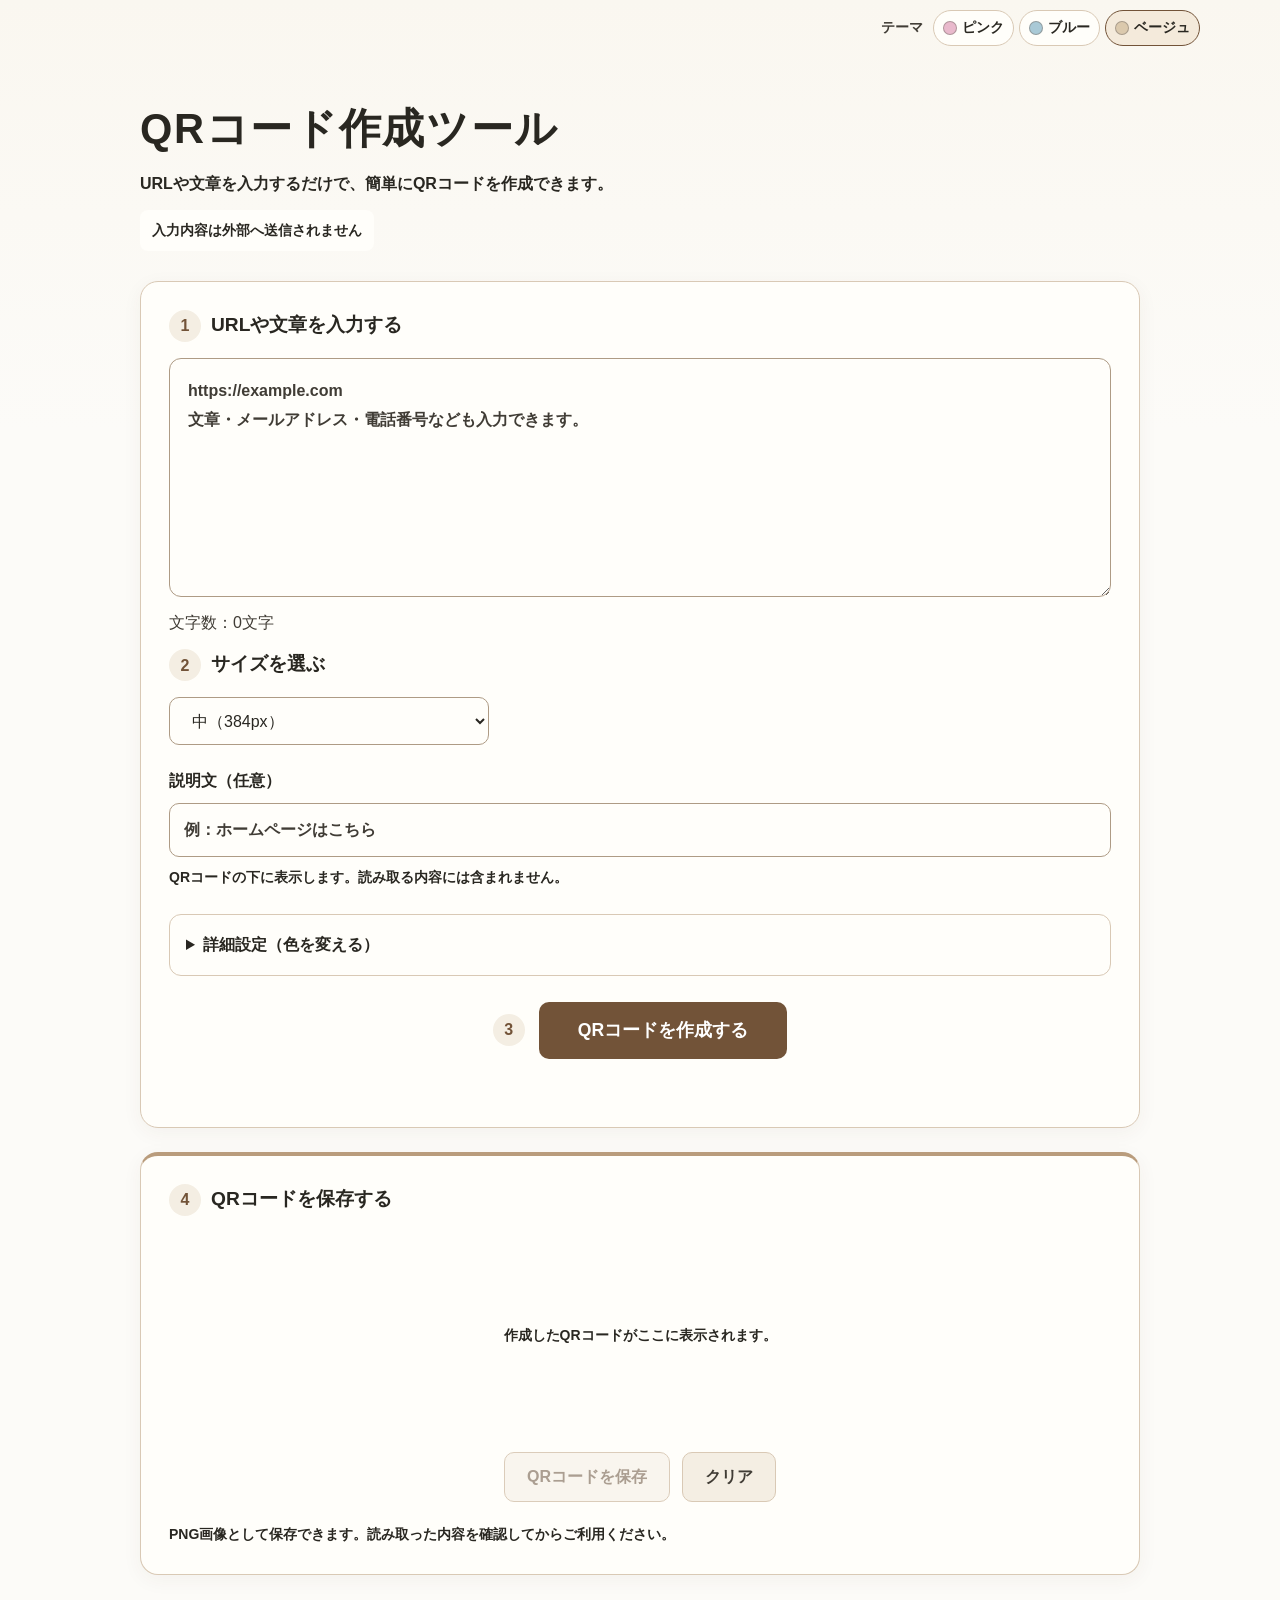
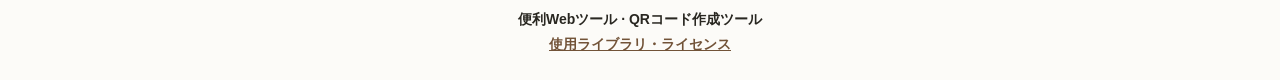
<file: qr_generator/index.html>
<!doctype html>
<html lang="ja">
<head>
  <!-- Google tag (gtag.js) -->
  <script async src="https://www.googletagmanager.com/gtag/js?id=G-4RX7JMCQLZ"></script>
  <script>
    window.dataLayer = window.dataLayer || [];
    function gtag(){dataLayer.push(arguments);}
    gtag('js', new Date());
    gtag('config', 'G-4RX7JMCQLZ');
  </script>
  <meta charset="utf-8">
  <meta name="viewport" content="width=device-width, initial-scale=1">
  <meta name="theme-color" content="#fff5f8">
  <title>QRコード作成ツール | 便利Webツール</title>
  <link rel="stylesheet" href="style.css?v=caption-palettes-1"><link rel="stylesheet" href="../theme.css?v=1"><script src="../theme.js?v=1"></script>
  <script src="vendor/qrcode.js" defer></script>
  <script src="vendor/qrcode_UTF8.js" defer></script>
  <script src="script.js?v=caption-palettes-1" defer></script>
  <script src="../source-guard.js" defer></script>
</head>
<body>
<main class="app-shell">
  <header class="app-header">
    <h1>QRコード作成ツール</h1>
    <p class="lead">URLや文章を入力するだけで、簡単にQRコードを作成できます。</p>
    <p class="privacy-note">入力内容は外部へ送信されません</p>
  </header>
  <form id="qr-form" class="panel">
    <h2><label for="qr-input"><span class="step">1</span>URLや文章を入力する</label></h2>
    <textarea id="qr-input" rows="7" placeholder="https://example.com&#10;文章・メールアドレス・電話番号なども入力できます。" aria-describedby="char-count length-warning" spellcheck="false"></textarea>
    <p id="char-count">文字数：0文字</p>
    <p id="length-warning" class="hint" hidden>文字数が多いとQRコードが細かくなり、読み取りにくくなる場合があります</p>
    <h2><label for="qr-size"><span class="step">2</span>サイズを選ぶ</label></h2>
    <select id="qr-size"><option value="256">小（256px）</option><option value="384" selected>中（384px）</option><option value="512">大（512px）</option></select>
    <div class="caption-option">
      <label for="qr-caption">説明文（任意）</label>
      <input id="qr-caption" type="text" placeholder="例：ホームページはこちら" autocomplete="off">
      <p class="hint">QRコードの下に表示します。読み取る内容には含まれません。</p>
    </div>
    <details id="advanced">
      <summary>詳細設定（色を変える）</summary>
      <p class="palette-heading">おすすめ配色</p>
      <div class="palette-options" role="group" aria-label="おすすめ配色">
        <button type="button" class="palette-button" data-preset="standard" aria-pressed="false"><span class="palette-swatch" style="--swatch-ink:#111111;--swatch-bg:#FFFFFF" aria-hidden="true"></span>標準</button>
        <button type="button" class="palette-button" data-preset="pink" aria-pressed="false"><span class="palette-swatch" style="--swatch-ink:#9F355D;--swatch-bg:#FFF0F5" aria-hidden="true"></span>ピンク</button>
        <button type="button" class="palette-button" data-preset="blue" aria-pressed="false"><span class="palette-swatch" style="--swatch-ink:#204F86;--swatch-bg:#EDF5FF" aria-hidden="true"></span>ブルー</button>
        <button type="button" class="palette-button" data-preset="green" aria-pressed="false"><span class="palette-swatch" style="--swatch-ink:#266047;--swatch-bg:#F1FAF2" aria-hidden="true"></span>グリーン</button>
      </div>
      <div class="color-options">
        <label>QRコードの色 <input type="color" id="qr-color" value="#000000"></label>
        <label>背景色 <input type="color" id="bg-color" value="#ffffff"></label>
      </div>
      <p class="hint">暗いQRコードと明るい背景を選んでください。読み取りにくい配色は作成前にお知らせします。</p>
    </details>
    <div class="format-action"><span class="step">3</span><button class="button button-primary" type="submit">QRコードを作成する</button></div>
    <p id="status" class="status" role="status" aria-live="polite" aria-atomic="true"></p>
  </form>
  <section class="panel result-panel" aria-labelledby="result-title">
    <h2 id="result-title"><span class="step">4</span>QRコードを保存する</h2>
    <div id="qr-display"><p id="placeholder" class="hint">作成したQRコードがここに表示されます。</p><canvas id="qr-canvas" role="img" aria-label="作成したQRコード" hidden></canvas></div>
    <div class="result-actions">
      <button id="save" class="button button-secondary" type="button" disabled>QRコードを保存</button>
      <button id="clear" class="button button-quiet" type="button">クリア</button>
    </div>
    <p class="hint">PNG画像として保存できます。読み取った内容を確認してからご利用ください。</p>
  </section>
  <footer>便利Webツール · QRコード作成ツール<br><a href="https://github.com/yumin-snoopy/tools/blob/main/qr_generator/vendor/LICENSE">使用ライブラリ・ライセンス</a></footer>
</main>
</body>
</html>
</file>
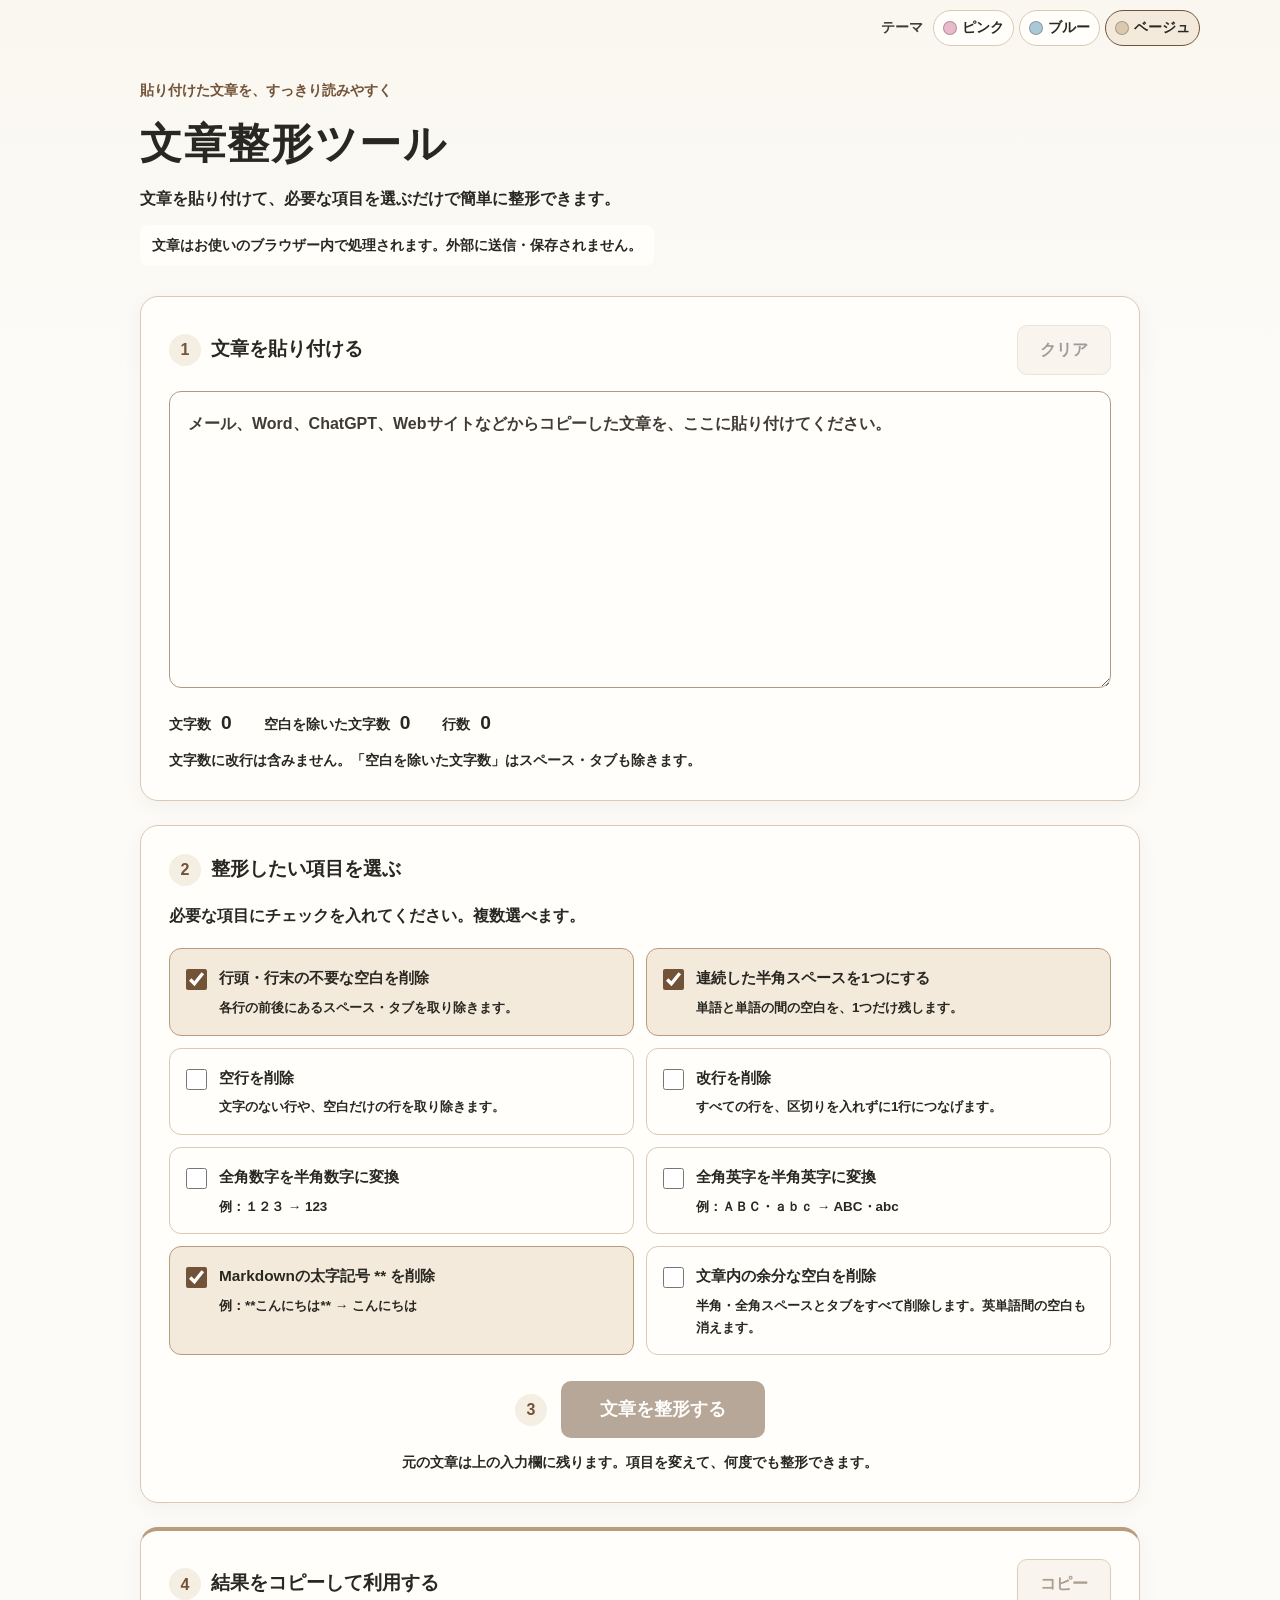
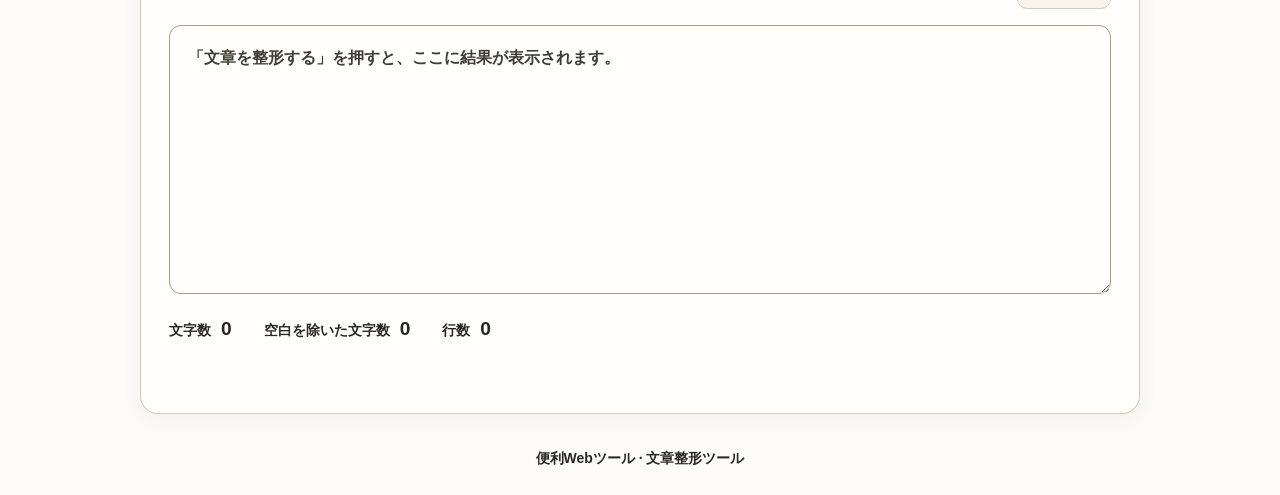
<file: text_formatter/index.html>
<!doctype html>
<html lang="ja">
<head>
  <!-- Google tag (gtag.js) -->
  <script async src="https://www.googletagmanager.com/gtag/js?id=G-4RX7JMCQLZ"></script>
  <script>
    window.dataLayer = window.dataLayer || [];
    function gtag(){dataLayer.push(arguments);}
    gtag('js', new Date());
    gtag('config', 'G-4RX7JMCQLZ');
  </script>
  <meta charset="utf-8">
  <meta name="viewport" content="width=device-width, initial-scale=1">
  <meta name="theme-color" content="#fff5f8">
  <title>文章整形ツール | 便利Webツール</title>
  <meta name="description" content="空白・空行・改行の削除、全角英数字の変換などをまとめて行える文章整形ツール。">
  <link rel="stylesheet" href="style.css?v=67001dac3128"><link rel="stylesheet" href="../theme.css?v=1"><script src="../theme.js?v=1"></script>
  <script src="script.js" defer></script>
  <script src="../source-guard.js" defer></script>
</head>
<body>
  <main class="app-shell">
    <header class="app-header">
      <!--p><a href="../index.html">← 便利Webツール一覧へ戻る</a></p-->
      <span class="eyebrow">貼り付けた文章を、すっきり読みやすく</span>
      <h1>文章整形ツール</h1>
      <p class="lead">文章を貼り付けて、必要な項目を選ぶだけで簡単に整形できます。</p>
      <p class="privacy-note">文章はお使いのブラウザー内で処理されます。外部に送信・保存されません。</p>
    </header>

    <section class="panel" aria-labelledby="input-title">
      <div class="section-heading">
        <h2 id="input-title"><span class="step">1</span>文章を貼り付ける</h2>
        <button class="button button-quiet" id="clear-button" type="button" disabled>クリア</button>
      </div>
      <label class="sr-only" for="input-text">整形したい文章</label>
      <textarea id="input-text" rows="9" placeholder="メール、Word、ChatGPT、Webサイトなどからコピーした文章を、ここに貼り付けてください。" spellcheck="false" aria-describedby="input-count-note"></textarea>
      <dl class="counts" aria-label="入力した文章の情報">
        <div><dt>文字数</dt><dd id="input-total">0</dd></div>
        <div><dt>空白を除いた文字数</dt><dd id="input-no-spaces">0</dd></div>
        <div><dt>行数</dt><dd id="input-lines">0</dd></div>
      </dl>
      <p class="hint" id="input-count-note">文字数に改行は含みません。「空白を除いた文字数」はスペース・タブも除きます。</p>
    </section>

    <section class="panel" aria-labelledby="options-title">
      <h2 id="options-title"><span class="step">2</span>整形したい項目を選ぶ</h2>
      <p class="section-description">必要な項目にチェックを入れてください。複数選べます。</p>
      <fieldset class="options-grid">
        <legend class="sr-only">整形する処理</legend>
        <!-- data-operation と script.js の処理名を対応させています。 -->
        <label class="option"><input type="checkbox" data-operation="trimLines" checked><span><strong>行頭・行末の不要な空白を削除</strong><small>各行の前後にあるスペース・タブを取り除きます。</small></span></label>
        <label class="option"><input type="checkbox" data-operation="collapseSpaces" checked><span><strong>連続した半角スペースを1つにする</strong><small>単語と単語の間の空白を、1つだけ残します。</small></span></label>
        <label class="option"><input type="checkbox" data-operation="removeBlankLines"><span><strong>空行を削除</strong><small>文字のない行や、空白だけの行を取り除きます。</small></span></label>
        <label class="option"><input type="checkbox" data-operation="removeNewlines"><span><strong>改行を削除</strong><small>すべての行を、区切りを入れずに1行につなげます。</small></span></label>
        <label class="option"><input type="checkbox" data-operation="halfwidthDigits"><span><strong>全角数字を半角数字に変換</strong><small>例：１２３ → 123</small></span></label>
        <label class="option"><input type="checkbox" data-operation="halfwidthLetters"><span><strong>全角英字を半角英字に変換</strong><small>例：ＡＢＣ・ａｂｃ → ABC・abc</small></span></label>
        <label class="option"><input type="checkbox" data-operation="removeBold" checked><span><strong>Markdownの太字記号 ** を削除</strong><small>例：**こんにちは** → こんにちは</small></span></label>
        <label class="option"><input type="checkbox" data-operation="removeSpaces"><span><strong>文章内の余分な空白を削除</strong><small>半角・全角スペースとタブをすべて削除します。英単語間の空白も消えます。</small></span></label>
      </fieldset>
      <div class="format-action">
        <span class="step">3</span>
        <button class="button button-primary" id="format-button" type="button" disabled>文章を整形する</button>
      </div>
      <p class="hint">元の文章は上の入力欄に残ります。項目を変えて、何度でも整形できます。</p>
    </section>

    <section class="panel result-panel" aria-labelledby="result-title">
      <div class="section-heading">
        <h2 id="result-title"><span class="step">4</span>結果をコピーして利用する</h2>
        <button class="button button-secondary" id="copy-button" type="button" disabled>コピー</button>
      </div>
      <label class="sr-only" for="output-text">整形後の文章</label>
      <textarea id="output-text" rows="8" placeholder="「文章を整形する」を押すと、ここに結果が表示されます。" readonly spellcheck="false"></textarea>
      <dl class="counts" aria-label="整形後の文章の情報">
        <div><dt>文字数</dt><dd id="output-total">0</dd></div>
        <div><dt>空白を除いた文字数</dt><dd id="output-no-spaces">0</dd></div>
        <div><dt>行数</dt><dd id="output-lines">0</dd></div>
      </dl>
      <p class="status" id="status" role="status" aria-live="polite" aria-atomic="true"></p>
    </section>
    <footer>便利Webツール · 文章整形ツール</footer>
  </main>
  <dialog id="clear-dialog" aria-labelledby="clear-dialog-title" aria-describedby="clear-dialog-description">
    <h2 id="clear-dialog-title">文章をクリアしますか？</h2>
    <p id="clear-dialog-description">入力した文章と整形結果をすべて削除します。</p>
    <form method="dialog" class="dialog-actions">
      <button class="button button-quiet" value="cancel" autofocus>キャンセル</button>
      <button class="button button-primary" value="clear">削除する</button>
    </form>
  </dialog>
</body>
</html>
</file>
<file: text_formatter/style.css>
/* 一覧と3つのアプリで共有する、白と淡いピンク・読みやすい濃い文字。 */
:root {
  color-scheme: light;
  --ink: var(--text-color);
  --muted: var(--muted-color);
  --accent: var(--accent-color);
  --accent-dark: var(--accent-hover);
  --pink: var(--surface-soft);
  --border: var(--border-color);
}
* { box-sizing: border-box; }
body {
  margin: 0;
  background: linear-gradient(180deg, var(--bg-color) 0, var(--bg-end) 430px);
  color: var(--ink);
  font-family: "Yu Gothic", "Hiragino Kaku Gothic ProN", "Meiryo", sans-serif;
  font-size: 16px;
  font-weight: 500;
  line-height: 1.75;
}
button, textarea, input { font: inherit; }
button, a, input, textarea { -webkit-tap-highlight-color: transparent; }
a { color: var(--accent); }
button, a, input, textarea { outline-offset: 4px; }
:focus-visible { outline: 3px solid var(--accent); }
h1, h2, h3, p { margin-top: 0; }
h1 { font-size: clamp(1.8rem, 5vw, 2.6rem); letter-spacing: .04em; margin-bottom: 12px; line-height: 1.4; }
h2 { font-size: 1.2rem; line-height: 1.6; margin-bottom: 16px; }
h3 { font-size: 1.3rem; margin-bottom: 10px; }
.app-shell, .home-shell { width: min(100% - 40px, 1000px); margin: auto; padding: 32px 0 24px; }
.home-shell { max-width: 1040px; padding-top: 72px; }
.app-header { margin-bottom: 30px; }
.home-header { margin-bottom: 44px; }
.eyebrow { display: block; color: var(--accent); font-size: .9rem; font-weight: 700; margin-bottom: 12px; }
.lead { color: var(--text-color); margin-bottom: 12px; }
.privacy-note, .hint { font-size: .875rem; color: var(--muted); margin-bottom: 0; }
.privacy-note { display: inline-block; background: white; border-radius: 8px; padding: 8px 12px; }
.panel { background: white; border: 1px solid var(--border); border-radius: 18px; padding: 28px; margin-bottom: 24px; box-shadow: 0 5px 20px var(--shadow-color); }
.section-heading { display: flex; align-items: center; justify-content: space-between; gap: 16px; margin-bottom: 16px; }
.section-heading h2 { margin-bottom: 0; }
.step { display: inline-flex; align-items: center; justify-content: center; width: 32px; height: 32px; border-radius: 50%; background: var(--pink); color: var(--accent); font-size: 1rem; font-weight: 700; flex-shrink: 0; margin-right: 10px; vertical-align: middle; }
textarea { display: block; width: 100%; min-height: 230px; padding: 18px; border: 1px solid var(--input-border); border-radius: 12px; background: #fff; color: var(--ink); resize: vertical; line-height: 1.8; }
textarea::placeholder, input::placeholder { color: var(--muted-color); font-weight: 600; opacity: 1; }
textarea:focus { border-color: var(--accent); }
textarea[readonly] { background: var(--surface); }
.counts { display: flex; flex-wrap: wrap; gap: 10px 32px; margin: 18px 0 8px; }
.counts div { display: flex; align-items: baseline; gap: 10px; }
.counts dt { font-size: .875rem; color: var(--muted); }
.counts dd { font-size: 1.2rem; font-weight: 700; margin: 0; font-variant-numeric: tabular-nums; }
.section-description { color: var(--muted); margin-bottom: 18px; }
.options-grid { border: 0; margin: 0; padding: 0; display: grid; grid-template-columns: repeat(2, minmax(0, 1fr)); gap: 12px; }
.option { display: flex; align-items: flex-start; gap: 12px; padding: 16px; border: 1px solid var(--border); border-radius: 12px; cursor: pointer; }
.option:hover { background: var(--surface-hover); }
.option:has(input:checked) { border-color: var(--accent-border); background: var(--surface-selected); }
.option input { width: 21px; height: 21px; flex-shrink: 0; margin: 4px 0 0; accent-color: var(--accent); cursor: pointer; }
.option strong { display: block; font-size: .96rem; font-weight: 700; }
.option small { display: block; color: var(--muted); font-size: .84rem; line-height: 1.6; margin-top: 5px; }
.button { border-radius: 10px; min-height: 48px; padding: 10px 22px; border: 1px solid transparent; cursor: pointer; font-weight: 700; transition: background .15s; }
.button-primary { background: var(--accent); color: white; min-height: 56px; padding: 12px 38px; font-size: 1.1rem; }
.button-primary:hover:not(:disabled) { background: var(--accent-dark); }
.button-secondary { background: var(--pink); color: var(--accent-dark); border-color: var(--accent-border); }
.button-secondary:hover:not(:disabled) { background: var(--surface-hover); }
.button-quiet { background: var(--surface-soft); border-color: var(--border); color: var(--muted); }
.button-quiet:hover:not(:disabled) { background: var(--surface-hover); }
.button:disabled { opacity: .5; cursor: default; }
.format-action { display: flex; align-items: center; justify-content: center; gap: 4px; margin: 26px 0 12px; }
.format-action + .hint { text-align: center; }
.result-panel { border-top: 4px solid var(--accent-border); }
.status { color: var(--accent-dark); min-height: 28px; margin: 12px 0 0; font-weight: 700; }
.status.error { color: #a12c30; }
dialog { width: min(440px, calc(100% - 32px)); border: 1px solid var(--border); border-radius: 18px; padding: 28px; color: var(--ink); box-shadow: 0 20px 80px #39203030; }
dialog::backdrop { background: #39203060; }
.dialog-actions { display: flex; flex-wrap: wrap; justify-content: flex-end; gap: 12px; }
.dialog-actions .button-primary { min-height: 48px; font-size: 1rem; padding: 10px 22px; }
footer { text-align: center; font-size: .875rem; color: var(--muted); margin-top: 32px; }
.sr-only { position: absolute; width: 1px; height: 1px; padding: 0; margin: -1px; overflow: hidden; clip: rect(0, 0, 0, 0); white-space: nowrap; border: 0; }
/* 新しいツールのカードは、このグリッドに追加するだけで並びます。 */
.tool-grid { display: grid; grid-template-columns: repeat(auto-fit, minmax(min(100%, 280px), 1fr)); gap: 22px; }
.tool-card { display: block; max-width: 480px; background: white; border: 1px solid var(--border); border-radius: 20px; padding: 28px; color: var(--ink); text-decoration: none; box-shadow: 0 8px 28px var(--shadow-color); transition: border-color .15s, box-shadow .15s; }
.tool-card:hover { border-color: var(--accent-border); box-shadow: 0 8px 28px var(--shadow-color); }
.tool-icon { display: flex; align-items: center; justify-content: center; width: 62px; height: 62px; border-radius: 16px; background: var(--pink); color: var(--accent); font-size: 1.6rem; font-family: Georgia, serif; font-weight: 700; margin-bottom: 24px; }
.tag { color: var(--accent); font-size: .8rem; font-weight: 700; }
.tool-card p { color: var(--muted); margin-bottom: 24px; }
.card-action { color: var(--accent); font-weight: 700; display: flex; justify-content: space-between; }
.coming-soon { margin-top: 40px; padding: 24px; border-radius: 16px; background: var(--surface-soft); }
.coming-soon h2 { font-size: 1rem; margin-bottom: 8px; }
.coming-soon p { color: var(--muted); margin-bottom: 0; }
/* 小さな補足説明も薄くせず、本文と同じようにはっきり表示します。 */
.lead, .hint, .privacy-note, .section-description, .option small,
.counts dt, .tool-card p, .coming-soon p, footer {
  color: var(--text-color);
  font-weight: 600;
}
/* 狭い画面ではチェック項目を1列にして、操作しやすさを保ちます。 */
@media (max-width: 640px) {
  .app-shell, .home-shell { width: calc(100% - 28px); padding-top: 20px; }
  .home-shell { padding-top: 42px; }
  .panel { padding: 20px 16px; border-radius: 14px; }
  .options-grid { grid-template-columns: 1fr; }
  .section-heading { align-items: flex-start; flex-wrap: wrap; gap: 12px; }
  .section-heading h2 { font-size: 1.05rem; }
  .button { padding-left: 18px; padding-right: 18px; }
  textarea { padding: 14px; }
  .counts { gap: 8px 20px; }
  .format-action .button { flex: 1; padding-left: 12px; padding-right: 12px; }
  .tool-card { padding: 24px; }
}
</file>
<file: theme.css>
/* Add theme.css after each tool's stylesheet. */
:root,
:root[data-theme="beige"] {
  color-scheme: light;
  --bg-color: #faf7f0;
  --bg-end: #fcfbf8;
  --surface: #fffefa;
  --surface-soft: #f4eee3;
  --surface-hover: #eee5d7;
  --surface-selected: #f4eadb;
  --main-color: #715439;
  --accent-color: #725338;
  --accent-hover: #59402b;
  --accent-border: #b99c7c;
  --border-color: #d9c9b5;
  --input-border: #ae9b85;
  --button-color: #725338;
  --button-hover: #59402b;
  --text-color: #292721;
  --muted-color: #403c35;
  --shadow-color: #503d200d;
  --focus-color: #725338;
  --ink: var(--text-color);
  --muted: var(--muted-color);
  --accent: var(--accent-color);
  --accent-dark: var(--accent-hover);
  --pink: var(--surface-soft);
  --border: var(--border-color);
  --line: var(--border-color);
}
:root[data-theme="pink"] {
  --bg-color: #fff5f8;
  --bg-end: #fcfafb;
  --surface: #ffffff;
  --surface-soft: #fff0f5;
  --surface-hover: #ffe2ed;
  --surface-selected: #fff6f9;
  --main-color: #86274a;
  --accent-color: #a73560;
  --accent-hover: #86274a;
  --accent-border: #d285a3;
  --border-color: #eadfe5;
  --input-border: #b7a2ac;
  --button-color: #a73560;
  --button-hover: #86274a;
  --text-color: #242024;
  --muted-color: #342e34;
  --shadow-color: #5730440d;
  --focus-color: #a73560;
}
:root[data-theme="blue"] {
  --bg-color: #f2f8fa;
  --bg-end: #f9fbfc;
  --surface: #ffffff;
  --surface-soft: #e8f2f5;
  --surface-hover: #dcecf1;
  --surface-selected: #edf6f8;
  --main-color: #34586c;
  --accent-color: #3a647c;
  --accent-hover: #2b4d61;
  --accent-border: #8cabb9;
  --border-color: #cadde4;
  --input-border: #9db6c1;
  --button-color: #3a647c;
  --button-hover: #2b4d61;
  --text-color: #24313a;
  --muted-color: #354955;
  --shadow-color: #2746570d;
  --focus-color: #3a647c;
}
html { background: var(--bg-color); }
body { background: linear-gradient(180deg, var(--bg-color) 0, var(--bg-end) 430px); color: var(--text-color); }
h1, h2, h3 { color: var(--text-color); }
a { color: var(--accent-color); }
button, input, select, textarea { accent-color: var(--accent-color); }
.panel, .tool-card, .card, .search-panel, .function-card, .formula-basics, dialog,
.privacy-note, textarea, input:not([type="range"]):not([type="color"]), select {
  background-color: var(--surface);
}
input:not([type="range"]):not([type="color"]), select, textarea {
  color: var(--text-color);
}
::selection { background: var(--surface-hover); color: var(--text-color); }
.theme-switcher {
  display: flex; align-items: center; justify-content: flex-end; flex-wrap: wrap;
  gap: 7px; max-width: 1160px; margin: 0 auto; padding: 10px 20px 0;
  color: var(--muted-color); font: 600 .85rem/1.4 "Yu Gothic", "Hiragino Kaku Gothic ProN", Meiryo, sans-serif;
}
.theme-switcher__label { margin-right: 3px; }
.theme-switcher__choices { display: flex; gap: 5px; flex-wrap: wrap; }
.theme-switcher__choice {
  display: inline-flex; align-items: center; gap: 5px; min-height: 36px;
  padding: 5px 9px; border: 1px solid var(--border-color); border-radius: 999px;
  background: var(--surface); color: var(--text-color); font: inherit; cursor: pointer;
}
.theme-switcher__choice:hover { background: var(--surface-hover); border-color: var(--accent-border); }
.theme-switcher__choice[aria-pressed="true"] { background: var(--surface-selected); border-color: var(--accent-color); font-weight: 700; }
.theme-switcher__choice:focus-visible { outline: 3px solid var(--focus-color); outline-offset: 2px; }
.theme-switcher__dot { width: 14px; height: 14px; flex: none; border: 1px solid #776f6880; border-radius: 50%; }
.theme-switcher__choice[data-theme-choice="pink"] .theme-switcher__dot { background: #e9b9cc; }
.theme-switcher__choice[data-theme-choice="blue"] .theme-switcher__dot { background: #a9c9d6; }
.theme-switcher__choice[data-theme-choice="beige"] .theme-switcher__dot { background: #dbc9ad; }
@media (max-width: 540px) {
  .theme-switcher { padding: 8px 12px 0; gap: 4px; font-size: .78rem; }
  .theme-switcher__choice { min-height: 34px; padding: 4px 7px; }
  .theme-switcher__dot { width: 12px; height: 12px; }
}
</file>
<file: excel_function_search/style.css>
:root{font-family:"Yu Gothic",Meiryo,system-ui,sans-serif;color:var(--text-color);background:var(--bg-color);line-height:1.75;--pink:var(--accent-color);--line:var(--border-color)}*{box-sizing:border-box}body{margin:0}main{max-width:1160px;margin:auto;padding:42px 28px}header{margin:12px 0 32px}h1{font-size:clamp(1.8rem,4vw,2.8rem);line-height:1.4;margin:12px 0}h2{font-size:1.35rem}h3{font-size:1.1rem}p{margin:8px 0 16px}.eyebrow{color:var(--accent-color);font-weight:700}.badge,.tag{display:inline-block;background:var(--surface-soft);color:var(--main-color);border-radius:9px;padding:3px 11px;font-size:.88rem}.search-panel{background:white;border:1px solid var(--line);border-radius:22px;padding:26px;box-shadow:0 6px 24px var(--shadow-color);margin-bottom:30px}label{display:block;font-weight:700;margin-bottom:9px}.search-row{display:flex;gap:10px}input,select,button{font:inherit}input,select{border:1px solid var(--input-border);border-radius:10px;background:white;color:inherit;padding:13px;min-width:0}input{flex:1;font-size:1.1rem}select{width:100%;max-width:420px}button{cursor:pointer;border:1px solid var(--line);border-radius:10px;padding:9px 14px;background:#fff;color:var(--main-color)}button:hover{background:var(--surface-hover);border-color:var(--accent-border)}button:focus-visible,a:focus-visible,input:focus-visible,select:focus-visible,summary:focus-visible{outline:3px solid var(--focus-color);outline-offset:3px}.hint{font-size:.9rem;color:var(--muted-color);margin:10px 0}details{margin:22px 0}summary{cursor:pointer;font-weight:700}.result-heading{display:flex;align-items:center;justify-content:space-between;gap:12px}.result-heading p{margin:0;color:var(--accent-color)}.grid{display:grid;grid-template-columns:repeat(3,minmax(0,1fr));gap:16px}.function-card{text-align:left;padding:22px;border-radius:17px;background:white;min-height:208px;display:flex;flex-direction:column;align-items:flex-start;gap:10px;overflow-wrap:anywhere;box-shadow:0 4px 15px var(--shadow-color)}.function-card strong{font-size:1.6rem;color:var(--main-color);line-height:1.35}.function-card .use{font-size:.9rem;color:var(--muted-color)}.function-card .arrow{margin-top:auto;color:var(--accent-color)}#empty{padding:35px;background:var(--surface-hover);border-radius:16px}footer{margin-top:48px;font-size:.9rem;color:var(--muted-color)}a{color:var(--main-color);text-underline-offset:4px}dialog{width:min(850px,calc(100% - 32px));max-height:90dvh;border:1px solid var(--line);border-radius:20px;padding:0;color:inherit;box-shadow:0 24px 80px #3b152540}dialog::backdrop{background:#2a19256b}body:has(dialog[open]){overflow:hidden}.dialog-bar{position:sticky;top:0;background:var(--surface-soft);padding:12px 22px;display:flex;justify-content:space-between;align-items:center;border-bottom:1px solid var(--line);z-index:1}article{padding:26px}article h2{font-size:2.2rem;color:var(--accent-color);overflow-wrap:anywhere;margin:8px 0}article h3{margin-top:24px}article ul{padding-left:24px}.formula-box{background:var(--surface-soft);border:1px solid var(--line);border-radius:12px;padding:14px;margin:12px 0}code{font-family:Consolas,monospace;display:block;white-space:pre-wrap;overflow-wrap:anywhere;font-size:1rem;color:var(--text-color);line-height:1.6}.formula-box button{margin-top:12px}.warning{background:#fff5e8;padding:15px;border-radius:12px}table{border-collapse:collapse;width:100%;table-layout:fixed}th,td{border-bottom:1px solid var(--line);padding:10px;text-align:left;vertical-align:top;overflow-wrap:anywhere}th:first-child,td:first-child{width:32%}.related-link{padding:5px 8px;overflow-wrap:anywhere}#copy-status{min-height:1.8em;color:var(--main-color)}#selected-task:empty{display:none}@media(max-width:850px){.grid{grid-template-columns:repeat(2,minmax(0,1fr))}}@media(max-width:540px){main{padding:24px 16px}.search-panel{padding:18px}.search-row{flex-wrap:wrap}input{flex-basis:100%;width:100%}.search-row button{width:100%}.grid{grid-template-columns:1fr}.function-card{min-height:180px}article{padding:18px}.dialog-bar{padding:10px 16px}dialog{width:calc(100% - 20px)}.result-heading{align-items:baseline}h2{font-size:1.15rem}}

.formula-box h4{font-size:1rem;margin:16px 0 10px}.formula-box h4:first-child{margin-top:0}.example-inputs th:first-child,.example-inputs td:first-child{width:18%}.example-inputs th:nth-child(2){width:32%}.example-result{display:block;background:white;border-left:4px solid var(--accent-color);padding:12px 14px;border-radius:6px;font-family:inherit;font-weight:700;white-space:pre-wrap;overflow-wrap:anywhere}

.task-select{margin:22px 0}

.argument-doc{padding:16px 0;border-bottom:1px solid var(--line)}.argument-doc dd{margin:8px 0 0}.argument-doc p{margin:8px 0}.argument-badge{font-size:.8rem;background:var(--surface-soft);padding:3px 8px;border-radius:6px;display:inline-block}.argument-default{padding:10px 12px;background:#fff6e9;border-radius:8px}.parameter-table{font-size:.95rem}.parameter-table th:first-child,.parameter-table td:first-child{width:26%}.parameter-table.columns-3 th:first-child,.parameter-table.columns-3 td:first-child{width:24%}.parameter-table.columns-3 th:nth-child(2){width:24%}.parameter-table thead{background:var(--surface-hover)}.parameter-table th,.parameter-table td{padding:10px 8px}.usage-guide{background:var(--surface);border:1px solid var(--line);border-radius:12px;padding:14px;margin-top:20px}.usage-guide h3{margin-top:0}.formula-basics{background:white;border:1px solid var(--line);border-radius:14px;padding:16px;margin:20px 0}.formula-basics p{margin-top:12px}@media(max-width:540px){.parameter-table{font-size:.9rem}.parameter-table th,.parameter-table td{padding:9px 6px}.usage-guide{padding:12px}}
</file>
<file: image_resizer/style.css>
:root{font-family:"Hiragino Kaku Gothic ProN","Yu Gothic",Meiryo,sans-serif;color:var(--text-color);background:var(--bg-color);font-synthesis:none}*{box-sizing:border-box}body{margin:0}button,input,select{font:inherit}button{cursor:pointer}button:disabled{cursor:not-allowed;opacity:.5}.app{width:min(100% - 32px,820px);margin:0 auto;padding:32px 0 54px}.intro{text-align:center;margin:12px 0 28px}.intro h1{font-size:clamp(1.65rem,4vw,2.25rem);line-height:1.35;margin:0 0 14px}.intro p{line-height:1.8;margin:0 auto;max-width:690px;font-size:1.04rem}.card{background:#fff;border:1px solid var(--border-color);border-radius:20px;padding:26px;margin:18px 0;box-shadow:0 5px 20px rgba(102,53,71,.055)}h2{display:flex;align-items:center;gap:12px;font-size:1.3rem;margin:0 0 18px}.step{display:inline-grid;place-items:center;flex:none;width:36px;height:36px;border-radius:50%;background:var(--surface-soft);color:var(--main-color);font-weight:800}.drop-zone{border:2px dashed var(--accent-border);background:var(--surface);border-radius:16px;text-align:center;padding:30px 18px;transition:background .15s,border-color .15s}.drop-zone.dragging{background:var(--surface-selected);border-color:var(--accent-color)}.drop-main{font-size:1.1rem;font-weight:700;margin:0}.drop-sub{color:var(--muted-color);margin:12px 0}.button{display:inline-flex;align-items:center;justify-content:center;min-height:52px;padding:12px 24px;border-radius:12px;border:1px solid transparent;font-weight:700;text-decoration:none;font-size:1rem;line-height:1.3}.button:focus-visible,.preset:focus-visible,input:focus-visible,select:focus-visible{outline:3px solid var(--focus-color);outline-offset:3px}.button-primary{background:var(--button-color);color:#fff}.button-primary:hover:not(:disabled){background:var(--button-hover)}.button-secondary{background:var(--surface-soft);color:var(--main-color);border-color:var(--accent-border)}.button-secondary:hover{background:var(--surface-hover)}.button-quiet{background:#fff;color:var(--main-color);border-color:var(--accent-border)}.button-quiet:hover{background:var(--surface-hover)}#file-input{position:absolute;width:1px;height:1px;opacity:0;overflow:hidden;clip-path:inset(50%)}.hint{font-size:.94rem;color:var(--muted-color);line-height:1.6;margin:8px 0 0}.message{min-height:1.3em;line-height:1.5;margin:14px 0 0}.message:empty{margin:0;min-height:0}.error{color:#a42e43;font-weight:700}.image-info{display:grid;grid-template-columns:minmax(0,1fr) minmax(0,1fr);gap:20px;align-items:center;margin-top:22px}.preview{display:grid;place-items:center;min-height:180px;max-height:310px;background:var(--surface-soft);border:1px solid var(--border-color);border-radius:12px;overflow:hidden}.preview img{display:block;max-width:100%;max-height:310px;object-fit:contain}.details{margin:0;min-width:0}.details div{padding:10px 0;border-bottom:1px solid var(--border-color)}.details dt{font-size:.87rem;color:var(--muted-color)}.details dd{font-weight:700;margin:3px 0 0;overflow-wrap:anywhere}.presets{display:flex;gap:10px;flex-wrap:wrap;margin:18px 0}.preset{border:1px solid var(--accent-border);background:var(--surface);color:var(--main-color);min-height:48px;padding:9px 18px;border-radius:12px;font-weight:700}.preset:hover,.preset.active{background:var(--surface-selected);border-color:var(--button-color)}.field-label{display:block;font-weight:700;margin:12px 0 8px}.number-field{display:flex;align-items:center;width:min(100%,220px);border:1px solid var(--input-border);border-radius:10px;overflow:hidden}.number-field input{width:100%;min-width:0;border:0;padding:12px;font-size:1.1rem}.number-field span{padding-right:14px}.settings{display:grid;grid-template-columns:1fr 220px;gap:26px}.settings input[type=range]{width:100%;accent-color:var(--button-color);min-height:36px}.settings select{width:100%;min-height:48px;border:1px solid var(--input-border);border-radius:10px;background:#fff;padding:8px 12px}.action-card{text-align:center}.action-card h2{text-align:left}.action-card .button,.result-card>.button{width:min(100%,300px)}.result-card>.button{margin-top:22px}.saving{color:var(--main-color);font-weight:800;font-size:1.14rem;line-height:1.5}.reset{display:flex;margin:24px auto 0;min-width:160px}[hidden]{display:none!important}@media(max-width:600px){.app{width:min(100% - 24px,820px);padding-top:16px}.intro{margin:4px 0 22px}.intro p{font-size:1rem}.card{padding:20px 16px;border-radius:16px;margin:14px 0}h2{font-size:1.16rem}.image-info,.settings{grid-template-columns:1fr;gap:12px}.presets{display:grid;grid-template-columns:repeat(2,minmax(0,1fr))}.preset{padding:9px 4px}.drop-zone{padding:25px 10px}.preview{min-height:150px}.action-card .button,.result-card>.button{width:100%}}
</file>
<file: prompt_builder/style.css>
/* 3つのアプリ共通の配色・読みやすい文字・パネル・ボタンを利用。 */
@import url("../text_formatter/style.css?v=theme-1");
/* このツール独自の説明にも共通の濃い文字を適用します。 */
.starter p, .tips li {
  color: var(--text-color);
  font-weight: 600;
}
select { font: inherit; outline-offset: 4px; }
select, input[type="text"] { display: block; width: 100%; min-width: 0; min-height: 52px; border: 1px solid var(--input-border); border-radius: 10px; padding: 12px; color: var(--ink); background: white; }
.app-shell { max-width: 900px; }
.app-header .hint { margin-top: 12px; }
.tips { padding: 22px 26px; border-radius: 16px; background: var(--pink); margin-bottom: 24px; }
.tips h2 { font-size: 1rem; margin-bottom: 8px; }
.tips ul { display: grid; grid-template-columns: repeat(2, minmax(0, 1fr)); gap: 6px 28px; margin: 0; padding-left: 22px; font-size: .9rem; }
.starter { display: flex; justify-content: space-between; align-items: center; gap: 16px; margin-bottom: 24px; }
.starter p { margin: 0; font-size: .9rem; }
.field + .field { margin-top: 24px; }
.field > label, .panel > label { display: block; font-weight: 700; margin-bottom: 10px; }
.field .hint, .panel > .hint { margin-top: 8px; }
.optional, .required { font-size: .8rem; font-weight: 600; display: inline-block; color: var(--muted); }
.required { color: var(--accent); }
#purpose { min-height: 112px; }
#source { min-height: 210px; }
#result { min-height: 350px; }
.options-grid legend { margin-bottom: 14px; }
.option { font-size: .94rem; padding: 14px; }
.output-field { margin-top: 26px; }
.actions { display: flex; flex-wrap: wrap; gap: 12px; align-items: center; }
.generate-actions { justify-content: center; }
#form-status { text-align: center; margin-bottom: 22px; }
.copy-actions { margin-top: 18px; }
/* モバイルでは説明・ボタンを縦に並べ、大きな入力欄を確保します。 */
@media (max-width: 640px) {
  .tips { padding: 20px 18px; }
  .tips ul { grid-template-columns: 1fr; }
  .starter { flex-direction: column; align-items: stretch; gap: 10px; }
  .actions { flex-direction: column; align-items: stretch; }
  .button-primary { padding: 12px 16px; font-size: 1rem; }
  textarea { padding: 12px; }
}
</file>
<file: qr_generator/style.css>
@import url("../text_formatter/style.css?v=theme-1");
.app-header h1 { margin-top: 22px; }
select { font: inherit; padding: 12px 18px; border: 1px solid var(--input-border); border-radius: 10px; color: var(--ink); background: white; width: min(100%, 320px); min-height: 48px; }
.caption-option { margin-top: 22px; }
.caption-option label, .palette-heading { display: block; font-weight: 700; margin-bottom: 8px; }
.caption-option input { display: block; box-sizing: border-box; width: 100%; min-height: 48px; font: inherit; padding: 12px 14px; border: 1px solid var(--input-border); border-radius: 10px; color: var(--ink); background: white; }
.caption-option .hint { margin: 8px 0 0; }
#char-count { color: var(--muted); margin: 12px 0; }
#length-warning { margin-bottom: 20px; color: #8a4520; }
details { margin-top: 24px; padding: 16px; border: 1px solid var(--border); border-radius: 12px; }
summary { cursor: pointer; font-weight: 700; }
.palette-heading { margin: 18px 0 10px; }
.palette-options { display: flex; flex-wrap: wrap; gap: 10px; }
.palette-button { display: inline-flex; align-items: center; gap: 7px; min-height: 44px; padding: 5px 10px; border: 1px solid var(--input-border); border-radius: 9px; color: var(--ink); background: white; font: inherit; cursor: pointer; }
.palette-button[aria-pressed="true"] { border: 2px solid var(--ink); padding: 4px 9px; font-weight: 700; }
.palette-button:focus-visible { outline: 3px solid var(--ink); outline-offset: 2px; }
.palette-swatch { display: inline-block; width: 25px; height: 25px; flex: none; border: 1px solid #888; border-radius: 5px; background: linear-gradient(90deg, var(--swatch-ink) 50%, transparent 50%) 4px 4px / 12px 12px no-repeat, linear-gradient(90deg, transparent 50%, var(--swatch-ink) 50%) 4px 10px / 12px 12px no-repeat, var(--swatch-bg); }
.color-options { display: flex; flex-wrap: wrap; gap: 20px; margin: 18px 0; }
.color-options label { display: flex; align-items: center; gap: 12px; }
input[type=color] { width: 60px; height: 46px; cursor: pointer; }
#qr-display { display: flex; justify-content: center; align-items: center; min-height: 220px; padding: 12px 0 24px; }
#qr-canvas { max-width: 100%; height: auto; image-rendering: pixelated; }
.result-actions { display: flex; flex-wrap: wrap; justify-content: center; gap: 12px; margin-bottom: 20px; }
[hidden] { display: none !important; }
@media (max-width: 640px) { .result-actions .button { width: 100%; } .format-action .button { font-size: 1rem; } }
</file>
